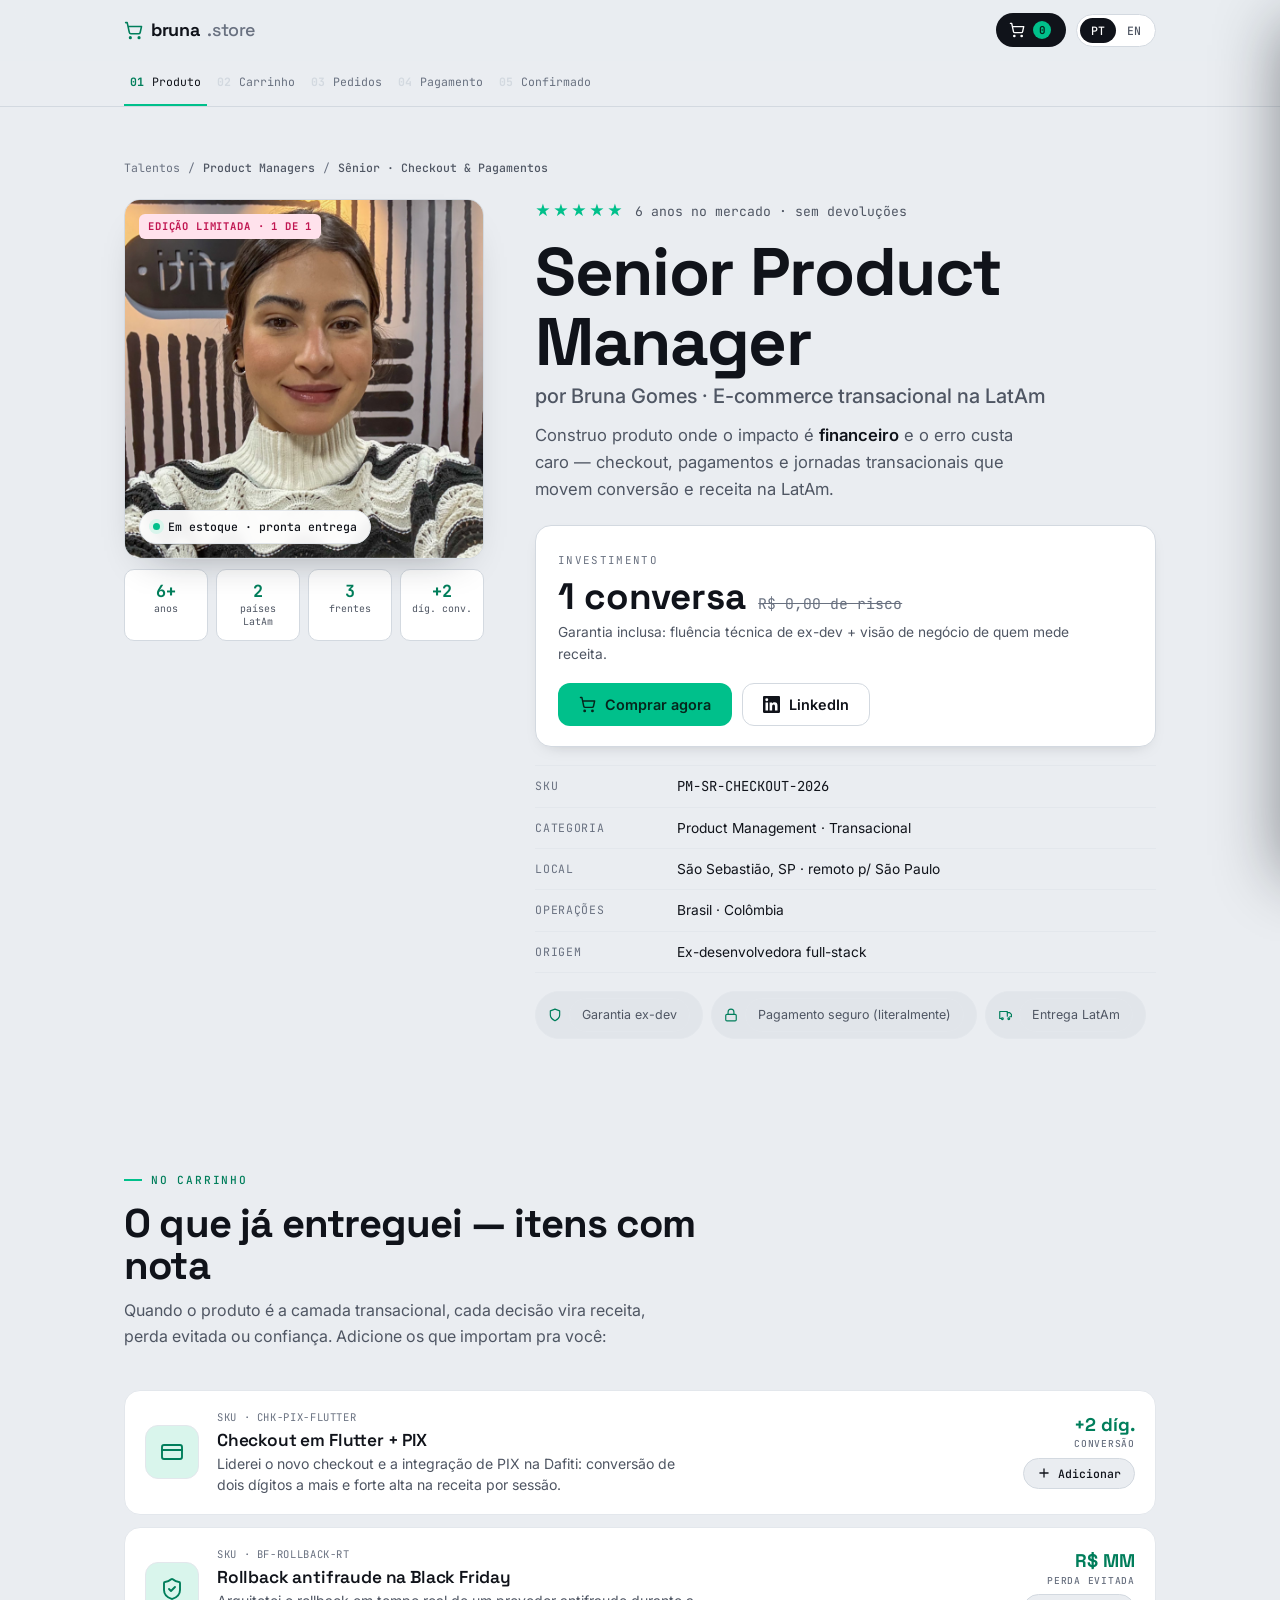
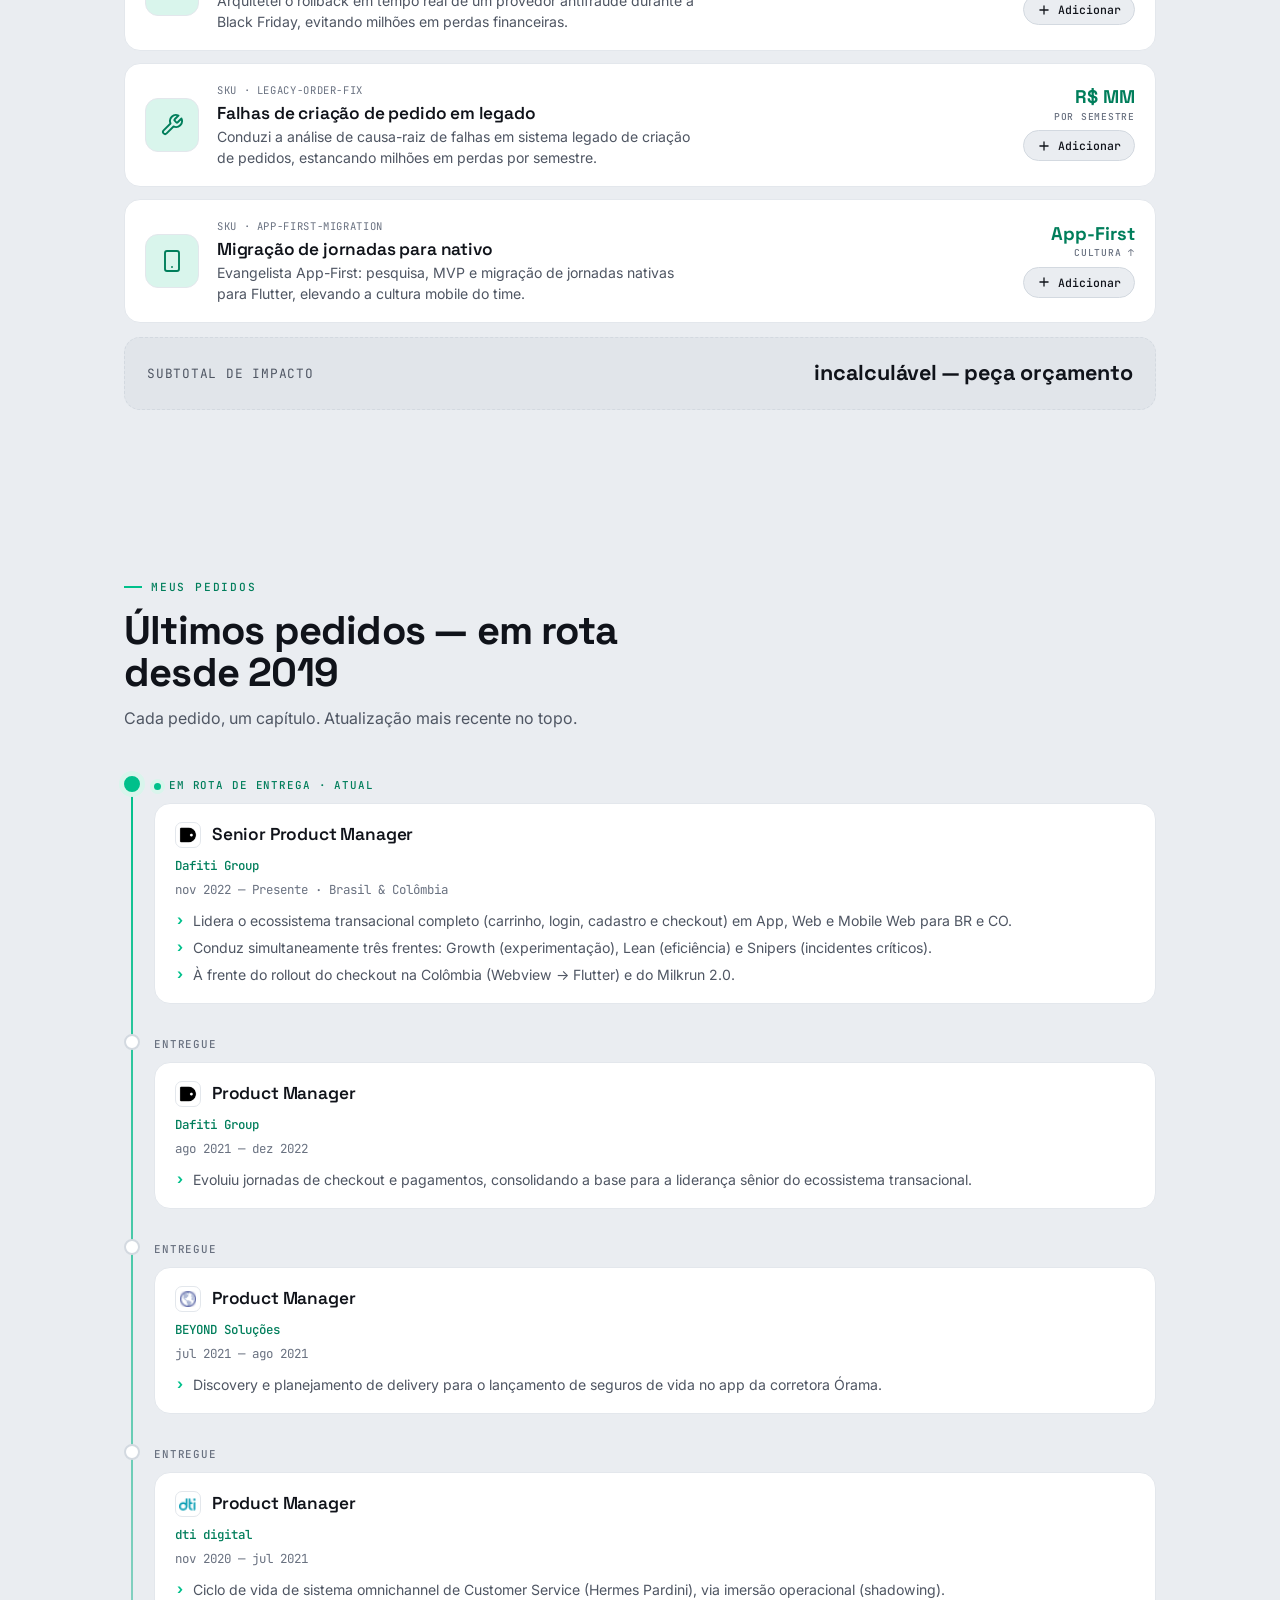
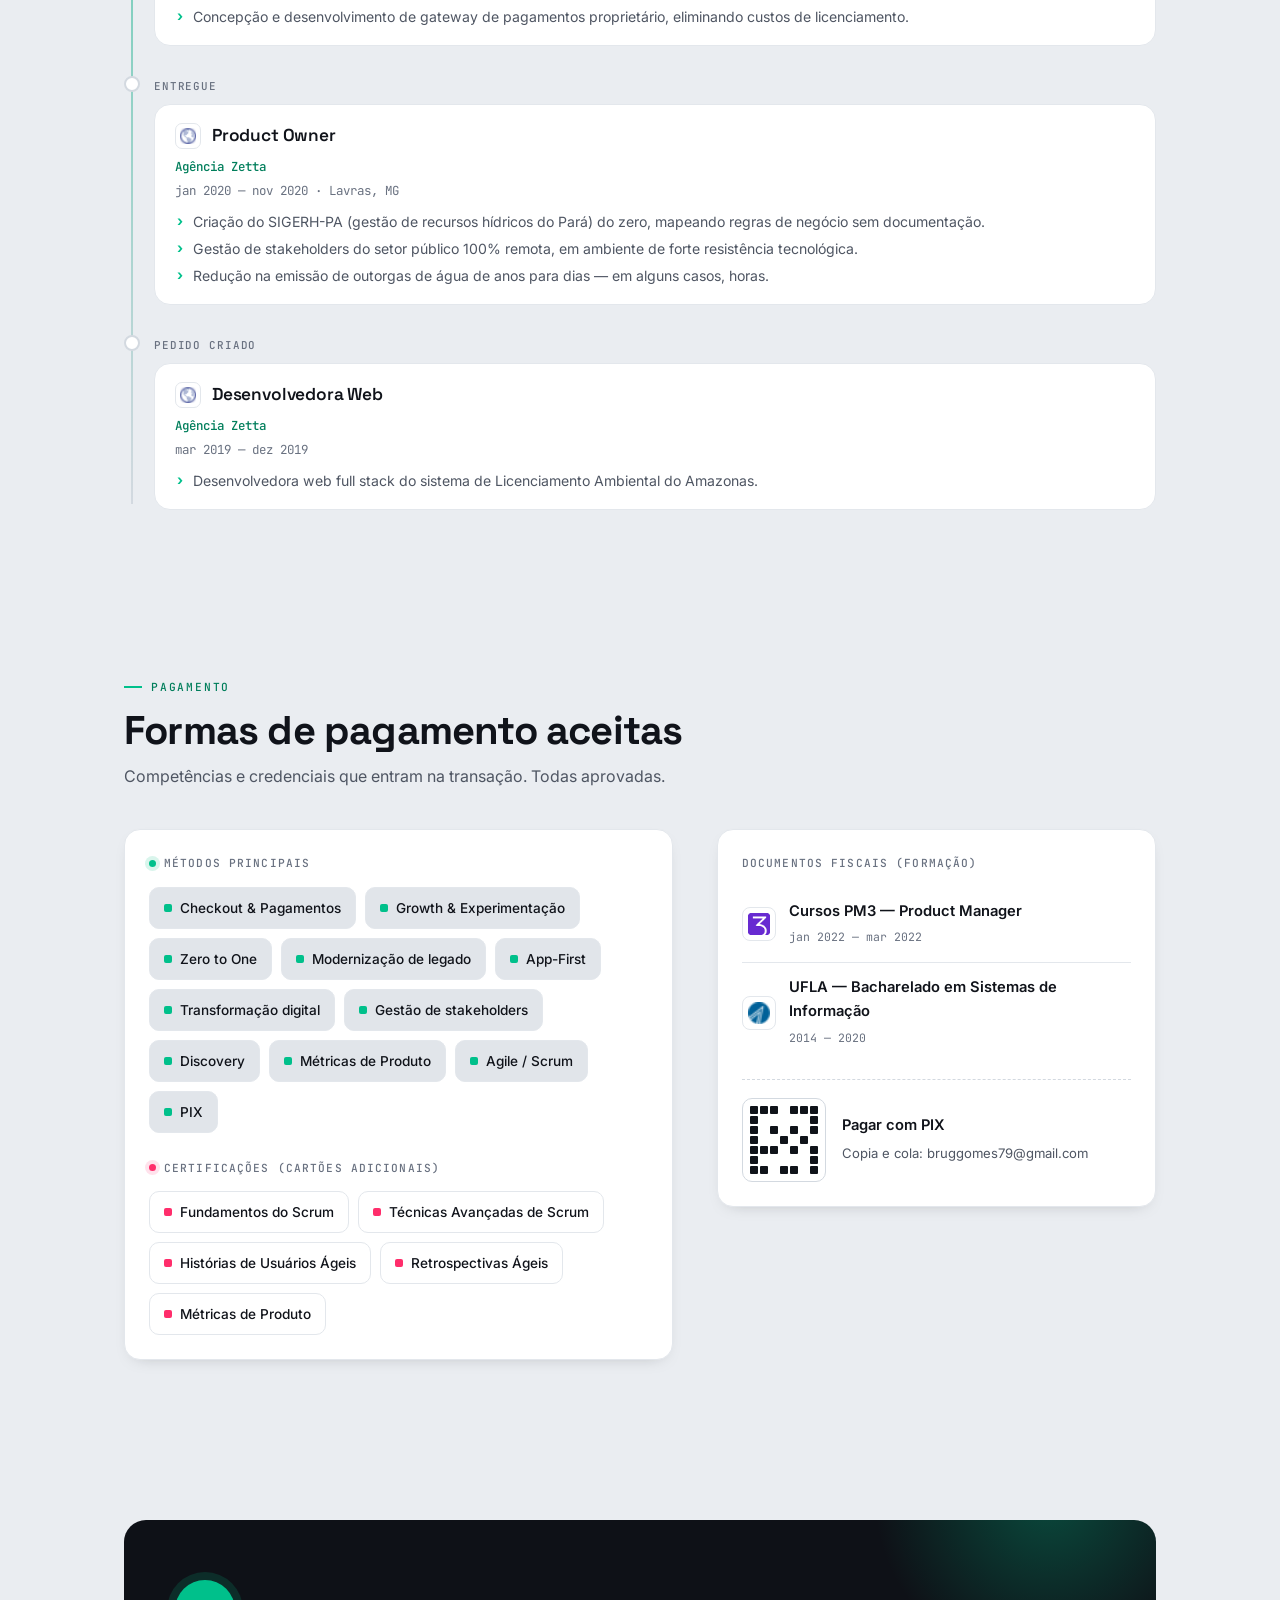
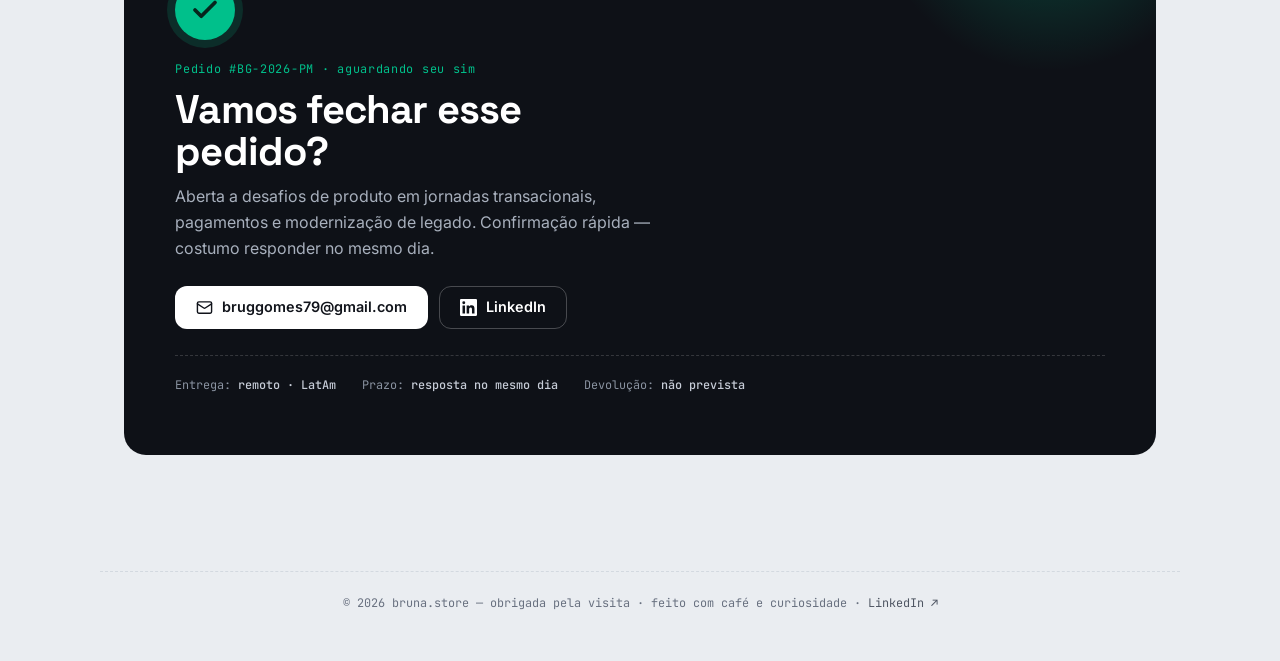
<file: index.html>
<!DOCTYPE html>
<html lang="pt-BR">
<head>
<meta charset="UTF-8">
<meta name="viewport" content="width=device-width,initial-scale=1">
<title>Bruna Gomes — Senior Product Manager</title>
<meta name="description" content="Senior Product Manager · E-commerce, Checkout & Pagamentos · LatAm. Conversão, receita e modernização de jornadas transacionais.">
<meta name="robots" content="index, follow, max-image-preview:large">
<meta name="author" content="Bruna Gomes">
<link rel="canonical" href="https://brunagomes12.github.io/">
<meta property="og:title" content="Bruna Gomes — Senior Product Manager">
<meta property="og:description" content="Senior Product Manager · E-commerce, Checkout & Pagamentos · LatAm">
<meta property="og:type" content="profile">
<meta property="og:site_name" content="Bruna Gomes">
<meta property="og:locale" content="pt_BR">
<meta property="og:locale:alternate" content="en_US">
<meta property="og:url" content="https://brunagomes12.github.io/">
<meta property="og:image" content="https://brunagomes12.github.io/assets/og.png">
<meta property="og:image:width" content="1200"><meta property="og:image:height" content="630">
<meta property="og:image:alt" content="Bruna Gomes — Senior Product Manager · Checkout, Pagamentos & Conversão na LatAm">
<meta property="profile:first_name" content="Bruna"><meta property="profile:last_name" content="Gomes">
<meta name="twitter:card" content="summary_large_image">
<meta name="twitter:title" content="Bruna Gomes — Senior Product Manager">
<meta name="twitter:description" content="Senior Product Manager · E-commerce, Checkout & Pagamentos · LatAm">
<meta name="twitter:image" content="https://brunagomes12.github.io/assets/og.png">
<meta name="twitter:image:alt" content="Bruna Gomes — Senior Product Manager · Checkout, Pagamentos & Conversão na LatAm">
<meta name="theme-color" content="#0E1117">
<link rel="icon" type="image/png" sizes="32x32" href="assets/favicon-32.png">
<link rel="apple-touch-icon" href="assets/favicon-180.png">
<script type="application/ld+json">{"@context":"https://schema.org","@graph":[{"@type":"Person","@id":"https://brunagomes12.github.io/#person","name":"Bruna Gomes","givenName":"Bruna","familyName":"Gomes","jobTitle":"Senior Product Manager","description":"Senior Product Manager especializada em e-commerce, checkout e pagamentos na LatAm. 6 anos escalando produtos B2B e B2C, com foco em conversão, receita e modernização de jornadas transacionais. Ex-desenvolvedora full-stack.","url":"https://brunagomes12.github.io/","image":"https://brunagomes12.github.io/assets/bruna.jpg","email":"mailto:bruggomes79@gmail.com","address":{"@type":"PostalAddress","addressLocality":"São Sebastião","addressRegion":"SP","addressCountry":"BR"},"nationality":{"@type":"Country","name":"Brazil"},"knowsLanguage":["pt-BR","en"],"sameAs":["https://www.linkedin.com/in/bruna-gomes-product-manager"],"knowsAbout":["Product Management","E-commerce","Checkout","Pagamentos","PIX","Growth & Experimentação","Modernização de legado","App-First","Discovery","Métricas de Produto","Agile","Scrum"],"hasOccupation":{"@type":"Occupation","name":"Senior Product Manager","occupationalCategory":"15-1255 Product Manager","skills":"Checkout, Pagamentos, PIX, Growth, Experimentação, Discovery, Modernização de legado, App-First, Agile/Scrum, Métricas de Produto"},"alumniOf":{"@type":"CollegeOrUniversity","name":"Universidade Federal de Lavras (UFLA)"},"worksFor":{"@type":"Organization","name":"Dafiti Group"}},{"@type":"WebSite","@id":"https://brunagomes12.github.io/#website","url":"https://brunagomes12.github.io/","name":"Bruna Gomes — Senior Product Manager","inLanguage":"pt-BR","publisher":{"@id":"https://brunagomes12.github.io/#person"}}]}</script>
<link rel="preconnect" href="https://fonts.googleapis.com">
<link rel="preconnect" href="https://fonts.gstatic.com" crossorigin>
<link rel="preload" as="style" href="https://fonts.googleapis.com/css2?family=Space+Grotesk:wght@500;600;700&family=Inter:wght@400;500;600&family=JetBrains+Mono:wght@400;500;700&display=swap" onload="this.onload=null;this.rel='stylesheet'">
<noscript><link rel="stylesheet" href="https://fonts.googleapis.com/css2?family=Space+Grotesk:wght@500;600;700&family=Inter:wght@400;500;600&family=JetBrains+Mono:wght@400;500;700&display=swap"></noscript>
<style>
:root{
  --bg:#EAEDF1;          /* cool app canvas */
  --bg2:#E1E5EA;
  --surface:#FFFFFF;
  --ink:#10131A;         /* slate near-black */
  --ink-soft:#4F5663;
  --muted:#697180;
  --line:#E3E7EC;
  --line2:#D3D9E0;
  --pix:#00C08B;         /* "buy now" green / PIX energy */
  --pix-deep:#007E5B;
  --pix-soft:#D9F5EC;
  --sale:#FF2D6B;        /* promo-tag magenta */
  --sale-deep:#C01651;   /* accessible magenta on light bg */
  --sale-soft:#FFE2EC;
  --ink-card:#0E1117;    /* dark confirmation panel */
  --maxw:1080px;
  --r:16px;
  --r-sm:10px;
  --shadow:0 18px 40px -26px rgba(16,19,26,.45);
  --shadow-sm:0 6px 18px -12px rgba(16,19,26,.35);
}
*,*::before,*::after{box-sizing:border-box;margin:0;padding:0}
html{scroll-behavior:smooth;background:var(--bg);-webkit-text-size-adjust:100%;scroll-padding-top:118px}
body{
  font-family:Inter,system-ui,-apple-system,sans-serif;
  background:
    radial-gradient(900px 480px at 88% -8%, #F6F8FA 0%, transparent 60%),
    var(--bg);
  color:var(--ink-soft);
  line-height:1.62;font-size:1rem;-webkit-font-smoothing:antialiased;
  text-rendering:optimizeLegibility;overflow-x:hidden;
}
::selection{background:var(--pix-soft);color:var(--pix-deep)}
h1,h2,h3,.display{font-family:'Space Grotesk',Georgia,sans-serif;color:var(--ink);line-height:1.04;font-weight:700;letter-spacing:-.02em}
h1{font-size:clamp(2.4rem,6.4vw,4.2rem)}
h2{font-size:clamp(1.7rem,4vw,2.5rem)}
h3{font-size:1.08rem;font-weight:600;letter-spacing:-.01em}
p{max-width:62ch}
a{color:var(--pix-deep);text-decoration:none;transition:color .2s}
a:hover{color:var(--pix)}
img{max-width:100%;display:block}
.mono{font-family:'JetBrains Mono',ui-monospace,monospace}
.wrap{max-width:var(--maxw);margin:0 auto;padding:0 24px}
:focus-visible{outline:2.5px solid var(--pix-deep);outline-offset:3px;border-radius:6px}
.sr-only{position:absolute;width:1px;height:1px;padding:0;margin:-1px;overflow:hidden;clip:rect(0,0,0,0);white-space:nowrap;border:0}

.eyebrow{font-family:'JetBrains Mono',monospace;font-size:.7rem;font-weight:500;text-transform:uppercase;letter-spacing:.16em;color:var(--pix-deep);display:inline-flex;align-items:center;gap:9px}
.eyebrow::before{content:"";width:18px;height:2px;background:var(--pix);display:inline-block}

/* ---------- top bar ---------- */
.bar{position:sticky;top:0;z-index:60;background:color-mix(in srgb,var(--bg) 82%,transparent);backdrop-filter:saturate(150%) blur(12px);border-bottom:1px solid transparent;transition:border-color .3s}
.bar.scrolled{border-color:var(--line2)}
.bar-in{max-width:var(--maxw);margin:0 auto;padding:13px 24px;display:flex;align-items:center;justify-content:space-between;gap:14px}
.mark{font-family:'Space Grotesk',sans-serif;font-weight:700;font-size:1.12rem;color:var(--ink);letter-spacing:-.02em;display:inline-flex;align-items:center;gap:8px}
.mark svg{width:19px;height:19px;stroke:var(--pix-deep)}
.mark span{color:var(--muted);font-weight:500}
.bar-right{display:flex;align-items:center;gap:10px}
.lang{display:inline-flex;background:var(--surface);border:1px solid var(--line2);border-radius:99px;padding:3px}
.lang button{border:none;background:none;font-family:'JetBrains Mono',monospace;font-weight:500;font-size:.72rem;padding:5px 11px;border-radius:99px;cursor:pointer;color:var(--ink-soft);transition:all .2s}
.lang button.on{background:var(--ink);color:#fff}
.lang button:not(.on):hover{color:var(--ink)}
.cart-btn{position:relative;display:inline-flex;align-items:center;gap:8px;background:var(--ink);color:#fff;border:none;border-radius:99px;padding:8px 15px 8px 13px;font-family:'JetBrains Mono',monospace;font-size:.74rem;font-weight:500;cursor:pointer;transition:transform .2s,background .2s}
.cart-btn:hover{background:#000;transform:translateY(-1px)}
.cart-btn svg{width:16px;height:16px;stroke:#fff}
.cart-count{min-width:18px;height:18px;padding:0 5px;border-radius:99px;background:var(--pix);color:#06251c;font-weight:700;font-size:.68rem;display:inline-flex;align-items:center;justify-content:center}
.cart-btn.bump{animation:bump .4s cubic-bezier(.2,1.4,.4,1)}
@keyframes bump{30%{transform:scale(1.14)}60%{transform:scale(.96)}100%{transform:scale(1)}}

/* ---------- stepper ---------- */
.stepper{position:sticky;top:53px;z-index:55;background:color-mix(in srgb,var(--bg) 88%,transparent);backdrop-filter:blur(10px);border-bottom:1px solid var(--line2)}
.stepper-in{max-width:var(--maxw);margin:0 auto;padding:0 24px}
.stepper ol{list-style:none;display:flex;gap:4px;overflow-x:auto;scrollbar-width:none}
.stepper ol::-webkit-scrollbar{display:none}
.stepper a{flex:none;display:flex;align-items:center;gap:8px;padding:12px 6px;font-family:'JetBrains Mono',monospace;font-size:.72rem;color:var(--muted);border-bottom:2px solid transparent;transition:color .25s,border-color .25s;white-space:nowrap}
.stepper a .num{font-weight:700;color:var(--line2);transition:color .25s}
.stepper a:hover{color:var(--ink-soft)}
.stepper a.active{color:var(--ink);border-color:var(--pix)}
.stepper a.active .num{color:var(--pix-deep)}
.stepper a .sep{color:var(--line2)}

/* ---------- generic section ---------- */
.sec{padding:clamp(46px,7vw,80px) 0}
.sec-head{margin-bottom:clamp(26px,4vw,40px)}
.sec-head .eyebrow{margin-bottom:14px}
.sec-head h2{max-width:22ch}
.sec-head .sub{margin-top:12px;font-size:1rem;max-width:56ch}
.tag{display:inline-flex;align-items:center;gap:6px;font-family:'JetBrains Mono',monospace;font-size:.66rem;font-weight:700;text-transform:uppercase;letter-spacing:.08em;padding:4px 9px;border-radius:6px;background:var(--sale-soft);color:var(--sale-deep)}
.tag.green{background:var(--pix-soft);color:var(--pix-deep)}
.dot{width:7px;height:7px;border-radius:50%;background:var(--pix);box-shadow:0 0 0 4px var(--pix-soft);display:inline-block;flex:none}

/* ---------- hero / PDP ---------- */
.hero{padding:clamp(30px,5vw,52px) 0 clamp(28px,4vw,44px)}
.crumb{font-family:'JetBrains Mono',monospace;font-size:.72rem;color:var(--muted);margin-bottom:22px;display:flex;gap:8px;flex-wrap:wrap}
.crumb b{color:var(--ink-soft);font-weight:500}
.pdp{display:grid;grid-template-columns:360px 1fr;gap:clamp(26px,4vw,52px);align-items:start}
.gallery{position:relative}
.gallery .main{position:relative;border-radius:var(--r);overflow:hidden;border:1px solid var(--line2);background:var(--surface);box-shadow:var(--shadow)}
.gallery .main img{width:100%;height:auto;aspect-ratio:1/1;object-fit:cover;object-position:center 22%}
.gallery .badge{position:absolute;top:14px;left:14px;z-index:2}
.gallery .stock{position:absolute;bottom:14px;left:14px;z-index:2;display:inline-flex;align-items:center;gap:8px;background:rgba(255,255,255,.94);backdrop-filter:blur(4px);border:1px solid var(--line);border-radius:99px;padding:7px 13px;font-family:'JetBrains Mono',monospace;font-size:.72rem;font-weight:500;color:var(--ink)}
.thumbs{display:flex;gap:8px;margin-top:10px}
.thumbs .t{flex:1;border:1px solid var(--line2);border-radius:var(--r-sm);background:var(--surface);padding:11px 6px;text-align:center;font-family:'JetBrains Mono',monospace;font-size:.62rem;color:var(--ink-soft);line-height:1.3}
.thumbs .t b{display:block;font-size:1.05rem;color:var(--pix-deep);font-weight:700}

.pinfo .rating{display:flex;align-items:center;gap:10px;margin-bottom:14px;font-size:.82rem;color:var(--ink-soft)}
.pinfo .stars{color:var(--pix);letter-spacing:2px;font-size:.95rem}
.pinfo h1{margin-bottom:8px}
.pinfo h1 .by{display:block;font-size:clamp(1rem,2vw,1.25rem);font-weight:500;color:var(--ink-soft);letter-spacing:0;margin-top:8px;font-family:Inter,sans-serif}
.pinfo .lede{font-size:1.04rem;color:var(--ink-soft);max-width:50ch;margin:16px 0 22px}
.pinfo .lede b{color:var(--ink);font-weight:600}

.pricecard{background:var(--surface);border:1px solid var(--line2);border-radius:var(--r);padding:20px 22px;box-shadow:var(--shadow-sm);margin-bottom:18px}
.pricecard .label{font-family:'JetBrains Mono',monospace;font-size:.68rem;text-transform:uppercase;letter-spacing:.12em;color:var(--muted)}
.pricecard .price{font-family:'Space Grotesk',sans-serif;font-size:clamp(1.7rem,3.4vw,2.3rem);font-weight:700;color:var(--ink);line-height:1.05;margin:6px 0 4px;display:flex;align-items:baseline;gap:12px;flex-wrap:wrap}
.pricecard .price s{font-family:'JetBrains Mono',monospace;font-size:.92rem;font-weight:400;color:var(--muted)}
.pricecard .note{font-size:.86rem;color:var(--ink-soft)}
.pricecard .cta{display:flex;gap:10px;flex-wrap:wrap;margin-top:18px}

.specs{border-top:1px solid var(--line);margin-top:4px}
.specs .row{display:grid;grid-template-columns:128px 1fr;gap:14px;padding:9px 0;border-bottom:1px solid var(--line);font-size:.86rem}
.specs .k{font-family:'JetBrains Mono',monospace;font-size:.72rem;text-transform:uppercase;letter-spacing:.06em;color:var(--muted);padding-top:2px}
.specs .v{color:var(--ink)}
.trust{display:flex;gap:8px;flex-wrap:wrap;margin-top:18px}
.trust span{display:inline-flex;align-items:center;gap:7px;font-size:.78rem;color:var(--ink-soft);background:var(--bg2);border:1px solid var(--line);border-radius:99px;padding:6px 12px}
.trust svg{width:14px;height:14px;stroke:var(--pix-deep)}

/* ---------- buttons ---------- */
.btn{display:inline-flex;align-items:center;justify-content:center;gap:9px;font-family:Inter,sans-serif;font-weight:600;font-size:.9rem;border-radius:12px;padding:12px 20px;cursor:pointer;transition:transform .2s,background .2s,box-shadow .2s,border-color .2s,color .2s;border:1px solid transparent;line-height:1}
.btn svg{width:17px;height:17px}
.btn-buy{background:var(--pix);color:#06251c}
.btn-buy:hover{background:var(--pix-deep);color:#fff;transform:translateY(-2px);box-shadow:0 14px 26px -14px var(--pix-deep)}
.btn-ghost{background:var(--surface);border-color:var(--line2);color:var(--ink)}
.btn-ghost:hover{border-color:var(--ink);color:var(--ink);transform:translateY(-2px)}
.btn-dark{background:var(--ink);color:#fff}
.btn-dark:hover{background:#000;transform:translateY(-2px)}
.btn-light{background:#fff;color:var(--ink)}
.btn-light:hover{background:var(--pix);color:#06251c;transform:translateY(-2px)}
.btn-line{background:transparent;border-color:rgba(255,255,255,.24);color:#fff}
.btn-line:hover{border-color:var(--pix);color:var(--pix);transform:translateY(-2px)}

/* ---------- cart / impact ---------- */
.cart-list{display:grid;gap:12px}
.line{display:grid;grid-template-columns:54px 1fr auto;gap:18px;align-items:center;background:var(--surface);border:1px solid var(--line);border-radius:var(--r);padding:18px 20px;transition:border-color .25s,transform .25s,box-shadow .25s}
.line:hover{border-color:var(--line2);transform:translateY(-2px);box-shadow:var(--shadow-sm)}
.line .ic{width:54px;height:54px;border-radius:13px;background:var(--pix-soft);border:1px solid var(--line);display:flex;align-items:center;justify-content:center}
.line .ic svg{width:24px;height:24px;fill:none;stroke:var(--pix-deep);stroke-width:1.9;stroke-linecap:round;stroke-linejoin:round}
.line .body h3{margin-bottom:3px}
.line .body .sku{font-family:'JetBrains Mono',monospace;font-size:.66rem;color:var(--muted);text-transform:uppercase;letter-spacing:.06em;margin-bottom:6px}
.line .body p{font-size:.88rem;line-height:1.5;max-width:54ch}
.line .end{text-align:right;display:flex;flex-direction:column;align-items:flex-end;gap:9px}
.line .val{font-family:'Space Grotesk',sans-serif;font-weight:700;color:var(--pix-deep);font-size:1.15rem;line-height:1;white-space:nowrap}
.line .val small{display:block;font-family:'JetBrains Mono',monospace;font-size:.6rem;font-weight:500;color:var(--muted);text-transform:uppercase;letter-spacing:.08em;margin-top:5px}
.add{display:inline-flex;align-items:center;gap:7px;font-family:'JetBrains Mono',monospace;font-size:.72rem;font-weight:500;border:1px solid var(--line2);background:var(--bg);color:var(--ink);border-radius:99px;padding:7px 13px;cursor:pointer;transition:all .2s;white-space:nowrap}
.add svg{width:14px;height:14px;stroke:currentColor}
.add:hover{border-color:var(--pix-deep);color:var(--pix-deep)}
.add.done{background:var(--pix-soft);border-color:var(--pix);color:var(--pix-deep);cursor:default}
.subtotal{display:flex;justify-content:space-between;align-items:center;gap:16px;flex-wrap:wrap;margin-top:14px;padding:18px 22px;border:1px dashed var(--line2);border-radius:var(--r);background:var(--bg2)}
.subtotal .l{font-family:'JetBrains Mono',monospace;font-size:.8rem;color:var(--ink-soft);text-transform:uppercase;letter-spacing:.06em}
.subtotal .r{font-family:'Space Grotesk',sans-serif;font-weight:700;font-size:1.35rem;color:var(--ink)}

/* ---------- tracking / experience ---------- */
.track{position:relative;padding-left:30px}
.track::before{content:"";position:absolute;left:7px;top:6px;bottom:6px;width:2px;background:linear-gradient(var(--pix),var(--line2))}
.event{position:relative;padding:0 0 26px}
.event:last-child{padding-bottom:0}
.event::before{content:"";position:absolute;left:-30px;top:4px;width:16px;height:16px;border-radius:50%;background:var(--surface);border:2px solid var(--line2)}
.event.now::before{background:var(--pix);border-color:var(--pix);box-shadow:0 0 0 5px var(--pix-soft)}
.event .status{display:inline-flex;align-items:center;gap:8px;font-family:'JetBrains Mono',monospace;font-size:.68rem;font-weight:500;text-transform:uppercase;letter-spacing:.08em;color:var(--muted);margin-bottom:8px}
.event.now .status{color:var(--pix-deep)}
.event .card{background:var(--surface);border:1px solid var(--line);border-radius:var(--r);padding:18px 20px;transition:border-color .25s,box-shadow .25s}
.event .card:hover{border-color:var(--line2);box-shadow:var(--shadow-sm)}
.event .top{display:flex;align-items:center;gap:11px;flex-wrap:wrap;margin-bottom:4px}
.event .top img{width:26px;height:26px;border-radius:7px;object-fit:contain;background:#fff;border:1px solid var(--line);padding:3px;flex:none}
.event .co{font-family:'JetBrains Mono',monospace;font-size:.78rem;color:var(--pix-deep);font-weight:500}
.event .when{font-size:.78rem;color:var(--muted);margin:2px 0 10px}
.event ul{list-style:none;display:grid;gap:6px}
.event li{font-size:.88rem;line-height:1.5;padding-left:18px;position:relative}
.event li::before{content:"›";position:absolute;left:2px;top:-1px;color:var(--pix);font-weight:700}

/* ---------- payment / skills ---------- */
.pay-grid{display:grid;grid-template-columns:1.25fr 1fr;gap:clamp(22px,4vw,44px);align-items:start}
.panel{background:var(--surface);border:1px solid var(--line);border-radius:var(--r);padding:24px;box-shadow:var(--shadow-sm)}
.kicker{font-family:'JetBrains Mono',monospace;font-size:.7rem;font-weight:500;text-transform:uppercase;letter-spacing:.1em;color:var(--muted);margin-bottom:14px;display:flex;align-items:center;gap:8px}
.methods{display:flex;flex-wrap:wrap;gap:9px}
.method{display:inline-flex;align-items:center;gap:8px;font-size:.85rem;font-weight:500;padding:9px 14px;border-radius:10px;background:var(--bg2);border:1px solid var(--line);color:var(--ink);transition:transform .2s,border-color .2s,background .2s;cursor:default}
.method::before{content:"";width:8px;height:8px;border-radius:2px;background:var(--pix)}
.method:hover{transform:translateY(-2px);border-color:var(--pix);background:var(--pix-soft)}
.method.o{background:transparent}
.method.o::before{background:var(--sale)}
.method.o:hover{border-color:var(--sale);background:var(--sale-soft)}
.docs{margin-top:8px}
.doc{display:flex;gap:13px;align-items:center;padding:13px 0;border-top:1px solid var(--line)}
.doc:first-child{border-top:none}
.doc img{width:34px;height:34px;border-radius:8px;object-fit:contain;background:#fff;border:1px solid var(--line);padding:5px;flex:none}
.doc strong{display:block;font-weight:600;font-size:.92rem;color:var(--ink)}
.doc span{font-family:'JetBrains Mono',monospace;font-size:.72rem;color:var(--muted)}
.pix-box{display:flex;gap:16px;align-items:center;margin-top:16px;padding-top:18px;border-top:1px dashed var(--line2)}
.qr{width:84px;height:84px;flex:none;border-radius:10px;border:1px solid var(--line2);padding:7px;background:#fff;display:grid;grid-template-columns:repeat(7,1fr);grid-template-rows:repeat(7,1fr);gap:2px}
.qr i{background:var(--ink);border-radius:1px}
.qr i.off{background:transparent}
.pix-box .pt strong{display:block;color:var(--ink);font-size:.92rem;font-weight:600;margin-bottom:2px}
.pix-box .pt span{font-size:.82rem;color:var(--ink-soft)}

/* ---------- confirmation / contact ---------- */
.confirm{background:var(--ink-card);border-radius:calc(var(--r) + 6px);padding:clamp(34px,5vw,60px) clamp(24px,4vw,56px);color:#C7CDD8;position:relative;overflow:hidden}
.confirm::before{content:"";position:absolute;top:-40%;right:-8%;width:380px;height:380px;background:radial-gradient(circle,rgba(0,192,139,.32),transparent 65%);pointer-events:none}
.confirm .check{width:60px;height:60px;border-radius:50%;background:var(--pix);display:flex;align-items:center;justify-content:center;margin-bottom:20px;box-shadow:0 0 0 8px rgba(0,192,139,.16)}
.confirm .check svg{width:30px;height:30px;stroke:#06251c;stroke-width:3}
.confirm .order{font-family:'JetBrains Mono',monospace;font-size:.74rem;letter-spacing:.06em;color:var(--pix);margin-bottom:10px}
.confirm h2{color:#fff;margin-bottom:12px;max-width:18ch}
.confirm p{color:#A8B0BD;max-width:48ch;margin-bottom:24px}
.confirm .btns{display:flex;gap:11px;flex-wrap:wrap}
.confirm .receipt{margin-top:26px;padding-top:20px;border-top:1px dashed rgba(255,255,255,.16);display:flex;gap:26px;flex-wrap:wrap;font-family:'JetBrains Mono',monospace;font-size:.74rem;color:#8A93A1}
.confirm .receipt b{color:#C7CDD8;font-weight:500}

/* ---------- footer ---------- */
.ft{padding:36px 0 48px;text-align:center;font-family:'JetBrains Mono',monospace;font-size:.74rem;color:var(--muted)}
.ft .rule{border:none;border-top:1px dashed var(--line2);margin:0 0 22px}
.ft a{color:var(--ink-soft)}
.ft a:hover{color:var(--pix-deep)}

/* ---------- cart drawer ---------- */
.overlay{position:fixed;inset:0;background:rgba(16,19,26,.5);backdrop-filter:blur(2px);opacity:0;visibility:hidden;transition:opacity .3s,visibility .3s;z-index:90}
.overlay.open{opacity:1;visibility:visible}
.drawer{position:fixed;top:0;right:0;height:100%;width:min(392px,92vw);background:var(--surface);box-shadow:-24px 0 60px -24px rgba(16,19,26,.45);transform:translateX(100%);transition:transform .34s cubic-bezier(.4,0,.1,1);z-index:95;display:flex;flex-direction:column}
.drawer.open{transform:none}
.drawer-head{display:flex;align-items:center;justify-content:space-between;padding:19px 22px;border-bottom:1px solid var(--line)}
.drawer-head h3{font-family:'Space Grotesk',sans-serif;font-size:1.14rem;color:var(--ink)}
.drawer-close{background:none;border:none;cursor:pointer;width:34px;height:34px;border-radius:9px;display:flex;align-items:center;justify-content:center;color:var(--ink-soft);transition:background .2s,color .2s}
.drawer-close:hover{background:var(--bg2);color:var(--ink)}
.drawer-close svg{width:20px;height:20px;stroke:currentColor;stroke-width:2;fill:none;stroke-linecap:round}
.ship{padding:14px 22px;border-bottom:1px solid var(--line);background:var(--bg2)}
.ship .txt{font-family:'JetBrains Mono',monospace;font-size:.73rem;color:var(--ink-soft);margin-bottom:8px}
.ship .bar{height:7px;border-radius:99px;background:#fff;border:1px solid var(--line);overflow:hidden}
.ship .fill{height:100%;width:0;background:linear-gradient(90deg,var(--pix),var(--pix-deep));border-radius:99px;transition:width .45s cubic-bezier(.2,.7,.2,1)}
.drawer-body{flex:1;overflow-y:auto;padding:6px 22px}
.drawer-row{display:flex;align-items:center;gap:12px;padding:13px 0;border-bottom:1px solid var(--line)}
.drawer-row:last-child{border-bottom:none}
.drawer-row .di{width:38px;height:38px;border-radius:9px;background:var(--pix-soft);display:flex;align-items:center;justify-content:center;flex:none}
.drawer-row .di svg{width:18px;height:18px;stroke:var(--pix-deep);fill:none;stroke-width:1.9;stroke-linecap:round;stroke-linejoin:round}
.drawer-row .dt{flex:1;font-size:.85rem;color:var(--ink);font-weight:500;line-height:1.3}
.drawer-row .dv{font-family:'Space Grotesk',sans-serif;font-weight:700;color:var(--pix-deep);font-size:.9rem;white-space:nowrap}
.drawer-empty{text-align:center;color:var(--ink-soft);font-size:.9rem;padding:48px 12px;line-height:1.6}
.drawer-foot{border-top:1px solid var(--line);padding:18px 22px;display:grid;gap:13px}
.promo summary{font-family:'JetBrains Mono',monospace;font-size:.75rem;color:var(--pix-deep);cursor:pointer;list-style:none;user-select:none}
.promo summary::-webkit-details-marker{display:none}
.promo summary::before{content:"+ ";font-weight:700}
.promo[open] summary::before{content:"– "}
.promo-row{display:flex;gap:8px;margin-top:10px}
.promo-row input{flex:1;min-width:0;border:1px solid var(--line2);border-radius:9px;padding:9px 12px;font-family:'JetBrains Mono',monospace;font-size:.76rem;text-transform:uppercase;color:var(--ink)}
.promo-row input:focus{outline:none;border-color:var(--pix-deep)}
.promo-msg{font-size:.77rem;margin-top:8px;min-height:1.1em}
.promo-msg.ok{color:var(--pix-deep)}
.promo-msg.bad{color:var(--sale-deep)}
.drawer-total{display:flex;justify-content:space-between;align-items:baseline;font-family:'JetBrains Mono',monospace;font-size:.78rem;color:var(--ink-soft)}
.drawer-total b{font-family:'Space Grotesk',sans-serif;font-size:1.05rem;color:var(--ink)}

/* ---------- reveal ---------- */
.rv{opacity:0;transform:translateY(16px);transition:opacity .6s cubic-bezier(.2,.6,.2,1),transform .6s cubic-bezier(.2,.6,.2,1)}
.rv.in{opacity:1;transform:none}

/* ---------- responsive ---------- */
@media(max-width:880px){
  .pdp{grid-template-columns:1fr;gap:26px}
  .gallery{max-width:340px}
  .pay-grid{grid-template-columns:1fr;gap:22px}
}
@media(max-width:600px){
  html{scroll-padding-top:104px}
  .line{grid-template-columns:44px 1fr;gap:14px}
  .line .ic{width:44px;height:44px;font-size:1.25rem}
  .line .end{grid-column:1 / -1;flex-direction:row;justify-content:space-between;align-items:center;text-align:left;border-top:1px solid var(--line);padding-top:12px;margin-top:2px}
  .line .val small{margin-top:2px}
  .specs .row{grid-template-columns:104px 1fr}
}
@media(prefers-reduced-motion:reduce){
  *{animation-duration:0s!important;transition-duration:0s!important;scroll-behavior:auto!important}
  .rv{opacity:1;transform:none}
}
@media print{
  .bar,.stepper,.pricecard .cta,.confirm .btns,.add,.gallery .badge,.gallery .stock,.drawer,.overlay{display:none!important}
  body{background:#fff;color:#000;font-size:11pt}
  .rv{opacity:1!important;transform:none!important}
  .sec,.hero{padding:14px 0}
  .line,.event .card,.panel,.confirm{background:#fff;color:#000;border:1px solid #ccc;box-shadow:none}
  .confirm h2,.confirm p,.confirm .order{color:#000}
  a{color:#000}
}
</style>
</head>
<body>

<div class="bar" id="bar">
  <div class="bar-in">
    <span class="mark">
      <svg viewBox="0 0 24 24" fill="none" stroke-width="2" stroke-linecap="round" stroke-linejoin="round"><circle cx="8" cy="21" r="1"/><circle cx="19" cy="21" r="1"/><path d="M2.05 2.05h2l2.66 12.42a2 2 0 0 0 2 1.58h9.78a2 2 0 0 0 1.95-1.57l1.65-7.43H5.12"/></svg>
      bruna<span>.store</span>
    </span>
    <div class="bar-right">
      <button class="cart-btn" id="cartBtn">
        <svg viewBox="0 0 24 24" fill="none" stroke-width="2" stroke-linecap="round" stroke-linejoin="round" aria-hidden="true" focusable="false"><circle cx="8" cy="21" r="1"/><circle cx="19" cy="21" r="1"/><path d="M2.05 2.05h2l2.66 12.42a2 2 0 0 0 2 1.58h9.78a2 2 0 0 0 1.95-1.57l1.65-7.43H5.12"/></svg>
        <span class="sr-only">Carrinho de impacto, </span>
        <span class="cart-count" id="cartCount" aria-live="polite">0</span>
      </button>
      <div class="lang">
        <button id="bpt" class="on" onclick="sl('pt')">PT</button>
        <button id="ben" onclick="sl('en')">EN</button>
      </div>
    </div>
  </div>
</div>

<nav class="stepper" id="stepper" aria-label="Etapas">
  <div class="stepper-in">
    <ol>
      <li><a href="#hero" data-step="hero"><span class="num">01</span> <span data-k="st_a">Produto</span></a></li>
      <li><a href="#cart" data-step="cart"><span class="num">02</span> <span data-k="st_b">Carrinho</span></a></li>
      <li><a href="#orders" data-step="orders"><span class="num">03</span> <span data-k="st_c">Pedidos</span></a></li>
      <li><a href="#payment" data-step="payment"><span class="num">04</span> <span data-k="st_d">Pagamento</span></a></li>
      <li><a href="#confirmed" data-step="confirmed"><span class="num">05</span> <span data-k="st_e">Confirmado</span></a></li>
    </ol>
  </div>
</nav>

<main class="wrap">

<!-- 01 — PRODUTO (hero / PDP) -->
<header class="hero" id="hero">
  <div class="crumb mono">
    <span data-k="cr1">Talentos</span> <span>/</span> <b data-k="cr2">Product Managers</b> <span>/</span> <b data-k="cr3">Sênior · Checkout & Pagamentos</b>
  </div>
  <div class="pdp">
    <div class="gallery">
      <div class="main">
        <span class="badge tag"><span data-k="badge">Edição limitada · 1 de 1</span></span>
        <img src="assets/bruna.jpg" alt="Bruna Gomes, Senior Product Manager" width="800" height="1000" fetchpriority="high">
        <span class="stock"><span class="dot"></span> <span data-k="stock">Em estoque · pronta entrega</span></span>
      </div>
      <div class="thumbs">
        <div class="t"><b>6+</b><span data-k="th1">anos</span></div>
        <div class="t"><b>2</b><span data-k="th2">países LatAm</span></div>
        <div class="t"><b>3</b><span data-k="th3">frentes</span></div>
        <div class="t"><b>+2</b><span data-k="th4">díg. conv.</span></div>
      </div>
    </div>

    <div class="pinfo">
      <div class="rating">
        <span class="stars">★★★★★</span>
        <span class="mono" data-k="rate">6 anos no mercado · sem devoluções</span>
      </div>
      <h1>Senior Product Manager<span class="by" data-k="by">por Bruna Gomes · E-commerce transacional na LatAm</span></h1>
      <p class="lede" data-k="lede">Construo produto onde o impacto é <b>financeiro</b> e o erro custa caro — checkout, pagamentos e jornadas transacionais que movem conversão e receita na LatAm.</p>

      <div class="pricecard">
        <span class="label mono" data-k="pl">Investimento</span>
        <div class="price">1 conversa <s>R$ 0,00 de risco</s></div>
        <p class="note" data-k="pn">Garantia inclusa: fluência técnica de ex-dev + visão de negócio de quem mede receita.</p>
        <div class="cta">
          <a class="btn btn-buy" href="mailto:bruggomes79@gmail.com">
            <svg viewBox="0 0 24 24" fill="none" stroke="currentColor" stroke-width="2" stroke-linecap="round" stroke-linejoin="round"><circle cx="8" cy="21" r="1"/><circle cx="19" cy="21" r="1"/><path d="M2.05 2.05h2l2.66 12.42a2 2 0 0 0 2 1.58h9.78a2 2 0 0 0 1.95-1.57l1.65-7.43H5.12"/></svg>
            <span data-k="cta1">Comprar agora</span>
          </a>
          <a class="btn btn-ghost" href="https://www.linkedin.com/in/bruna-gomes-product-manager" target="_blank" rel="noopener">
            <svg viewBox="0 0 24 24" fill="currentColor"><path d="M20.45 20.45h-3.55v-5.57c0-1.33-.02-3.04-1.85-3.04-1.85 0-2.14 1.45-2.14 2.94v5.67H9.36V9h3.41v1.56h.05c.47-.9 1.64-1.85 3.37-1.85 3.6 0 4.27 2.37 4.27 5.46v6.28ZM5.34 7.43a2.06 2.06 0 1 1 0-4.12 2.06 2.06 0 0 1 0 4.12ZM7.12 20.45H3.55V9h3.57v11.45ZM22.22 0H1.77C.79 0 0 .77 0 1.73v20.54C0 23.22.79 24 1.77 24h20.45c.98 0 1.78-.78 1.78-1.73V1.73C24 .77 23.2 0 22.22 0Z"/></svg>
            LinkedIn
          </a>
        </div>
      </div>

      <div class="specs">
        <div class="row"><span class="k">SKU</span><span class="v mono">PM-SR-CHECKOUT-2026</span></div>
        <div class="row"><span class="k" data-k="sk_cat">Categoria</span><span class="v" data-k="sv_cat">Product Management · Transacional</span></div>
        <div class="row"><span class="k" data-k="sk_loc">Local</span><span class="v" data-k="sv_loc">São Sebastião, SP · remoto p/ São Paulo</span></div>
        <div class="row"><span class="k" data-k="sk_ops">Operações</span><span class="v" data-k="sv_ops">Brasil · Colômbia</span></div>
        <div class="row"><span class="k" data-k="sk_src">Origem</span><span class="v" data-k="sv_src">Ex-desenvolvedora full-stack</span></div>
      </div>

      <div class="trust">
        <span><svg viewBox="0 0 24 24" fill="none" stroke-width="2" stroke-linecap="round" stroke-linejoin="round"><path d="M12 22s8-4 8-10V5l-8-3-8 3v7c0 6 8 10 8 10Z"/></svg> <span data-k="tr1">Garantia ex-dev</span></span>
        <span><svg viewBox="0 0 24 24" fill="none" stroke-width="2" stroke-linecap="round" stroke-linejoin="round"><rect width="18" height="11" x="3" y="11" rx="2"/><path d="M7 11V7a5 5 0 0 1 10 0v4"/></svg> <span data-k="tr2">Pagamento seguro (literalmente)</span></span>
        <span><svg viewBox="0 0 24 24" fill="none" stroke-width="2" stroke-linecap="round" stroke-linejoin="round"><path d="M5 18H3V6h13v8"/><path d="M16 8h4l3 3v4h-3"/><circle cx="7.5" cy="18.5" r="1.5"/><circle cx="18.5" cy="18.5" r="1.5"/></svg> <span data-k="tr3">Entrega LatAm</span></span>
      </div>
    </div>
  </div>
</header>

<!-- 02 — CARRINHO (impacto) -->
<section class="sec" id="cart">
  <div class="sec-head rv">
    <span class="eyebrow" data-k="ck2">No carrinho</span>
    <h2 data-k="ch">O que já entreguei — itens com nota</h2>
    <p class="sub" data-k="csub">Quando o produto é a camada transacional, cada decisão vira receita, perda evitada ou confiança. Adicione os que importam pra você:</p>
  </div>
  <div class="cart-list">
    <article class="line rv">
      <div class="ic"><svg viewBox="0 0 24 24"><rect width="20" height="14" x="2" y="5" rx="2"/><path d="M2 10h20"/></svg></div>
      <div class="body">
        <div class="sku mono">SKU · CHK-PIX-FLUTTER</div>
        <h3 data-k="i1t">Checkout em Flutter + PIX</h3>
        <p data-k="i1d">Liderei o novo checkout e a integração de PIX na Dafiti: conversão de dois dígitos a mais e forte alta na receita por sessão.</p>
      </div>
      <div class="end">
        <div class="val">+2 díg.<small data-k="i1v">conversão</small></div>
        <button class="add" data-add><svg viewBox="0 0 24 24" fill="none" stroke-width="2.2" stroke-linecap="round"><path d="M12 5v14M5 12h14"/></svg> <span data-k="addl">Adicionar</span></button>
      </div>
    </article>
    <article class="line rv">
      <div class="ic"><svg viewBox="0 0 24 24"><path d="M20 13c0 5-3.5 7.5-7.66 8.95a1 1 0 0 1-.67-.01C7.5 20.5 4 18 4 13V6a1 1 0 0 1 1-1c2 0 4.5-1.2 6.24-2.72a1.17 1.17 0 0 1 1.52 0C14.51 3.81 17 5 19 5a1 1 0 0 1 1 1z"/><path d="m9 12 2 2 4-4"/></svg></div>
      <div class="body">
        <div class="sku mono">SKU · BF-ROLLBACK-RT</div>
        <h3 data-k="i2t">Rollback antifraude na Black Friday</h3>
        <p data-k="i2d">Arquitetei o rollback em tempo real de um provedor antifraude durante a Black Friday, evitando milhões em perdas financeiras.</p>
      </div>
      <div class="end">
        <div class="val">R$ MM<small data-k="i2v">perda evitada</small></div>
        <button class="add" data-add><svg viewBox="0 0 24 24" fill="none" stroke-width="2.2" stroke-linecap="round"><path d="M12 5v14M5 12h14"/></svg> <span data-k="addl2">Adicionar</span></button>
      </div>
    </article>
    <article class="line rv">
      <div class="ic"><svg viewBox="0 0 24 24"><path d="M14.7 6.3a1 1 0 0 0 0 1.4l1.6 1.6a1 1 0 0 0 1.4 0l3.77-3.77a6 6 0 0 1-7.94 7.94l-6.91 6.91a2.12 2.12 0 0 1-3-3l6.91-6.91a6 6 0 0 1 7.94-7.94l-3.76 3.76z"/></svg></div>
      <div class="body">
        <div class="sku mono">SKU · LEGACY-ORDER-FIX</div>
        <h3 data-k="i3t">Falhas de criação de pedido em legado</h3>
        <p data-k="i3d">Conduzi a análise de causa-raiz de falhas em sistema legado de criação de pedidos, estancando milhões em perdas por semestre.</p>
      </div>
      <div class="end">
        <div class="val">R$ MM<small data-k="i3v">por semestre</small></div>
        <button class="add" data-add><svg viewBox="0 0 24 24" fill="none" stroke-width="2.2" stroke-linecap="round"><path d="M12 5v14M5 12h14"/></svg> <span data-k="addl3">Adicionar</span></button>
      </div>
    </article>
    <article class="line rv">
      <div class="ic"><svg viewBox="0 0 24 24"><rect width="14" height="20" x="5" y="2" rx="2"/><path d="M12 18h.01"/></svg></div>
      <div class="body">
        <div class="sku mono">SKU · APP-FIRST-MIGRATION</div>
        <h3 data-k="i4t">Migração de jornadas para nativo</h3>
        <p data-k="i4d">Evangelista App-First: pesquisa, MVP e migração de jornadas nativas para Flutter, elevando a cultura mobile do time.</p>
      </div>
      <div class="end">
        <div class="val">App-First<small data-k="i4v">cultura ↑</small></div>
        <button class="add" data-add><svg viewBox="0 0 24 24" fill="none" stroke-width="2.2" stroke-linecap="round"><path d="M12 5v14M5 12h14"/></svg> <span data-k="addl4">Adicionar</span></button>
      </div>
    </article>
  </div>
  <div class="subtotal rv">
    <span class="l" data-k="subl">Subtotal de impacto</span>
    <span class="r" data-k="subr">incalculável — peça orçamento</span>
  </div>
</section>

<!-- 03 — MEUS PEDIDOS (experiência / rastreamento) -->
<section class="sec" id="orders">
  <div class="sec-head rv">
    <span class="eyebrow" data-k="ek">Meus pedidos</span>
    <h2 data-k="eh">Últimos pedidos — em rota desde 2019</h2>
    <p class="sub" data-k="esub">Cada pedido, um capítulo. Atualização mais recente no topo.</p>
  </div>
  <div class="track">

    <div class="event now rv">
      <div class="status"><span class="dot"></span> <span data-k="es1">Em rota de entrega · atual</span></div>
      <div class="card">
        <div class="top"><img src="assets/dafiti_logo.png" alt="Dafiti" width="26" height="26"><h3 data-k="j1r">Senior Product Manager</h3></div>
        <span class="co mono" data-k="j1c">Dafiti Group</span>
        <div class="when mono"><span data-k="j1d">nov 2022 — Presente</span> · <span data-k="j1l">Brasil & Colômbia</span></div>
        <ul>
          <li data-k="j1b1">Lidera o ecossistema transacional completo (carrinho, login, cadastro e checkout) em App, Web e Mobile Web para BR e CO.</li>
          <li data-k="j1b2">Conduz simultaneamente três frentes: Growth (experimentação), Lean (eficiência) e Snipers (incidentes críticos).</li>
          <li data-k="j1b3">À frente do rollout do checkout na Colômbia (Webview → Flutter) e do Milkrun 2.0.</li>
        </ul>
      </div>
    </div>

    <div class="event rv">
      <div class="status" data-k="es2">Entregue</div>
      <div class="card">
        <div class="top"><img src="assets/dafiti_logo.png" alt="Dafiti" width="26" height="26"><h3 data-k="j2r">Product Manager</h3></div>
        <span class="co mono" data-k="j2c">Dafiti Group</span>
        <div class="when mono" data-k="j2d">ago 2021 — dez 2022</div>
        <ul><li data-k="j2b1">Evoluiu jornadas de checkout e pagamentos, consolidando a base para a liderança sênior do ecossistema transacional.</li></ul>
      </div>
    </div>

    <div class="event rv">
      <div class="status" data-k="es3">Entregue</div>
      <div class="card">
        <div class="top"><img src="assets/beyond_logo.png" alt="BEYOND" width="26" height="26"><h3 data-k="j3r">Product Manager</h3></div>
        <span class="co mono" data-k="j3c">BEYOND Soluções</span>
        <div class="when mono" data-k="j3d">jul 2021 — ago 2021</div>
        <ul><li data-k="j3b1">Discovery e planejamento de delivery para o lançamento de seguros de vida no app da corretora Órama.</li></ul>
      </div>
    </div>

    <div class="event rv">
      <div class="status" data-k="es4">Entregue</div>
      <div class="card">
        <div class="top"><img src="assets/dti_logo.png" alt="dti digital" width="26" height="26"><h3 data-k="j4r">Product Manager</h3></div>
        <span class="co mono" data-k="j4c">dti digital</span>
        <div class="when mono" data-k="j4d">nov 2020 — jul 2021</div>
        <ul>
          <li data-k="j4b1">Ciclo de vida de sistema omnichannel de Customer Service (Hermes Pardini), via imersão operacional (shadowing).</li>
          <li data-k="j4b2">Concepção e desenvolvimento de gateway de pagamentos proprietário, eliminando custos de licenciamento.</li>
        </ul>
      </div>
    </div>

    <div class="event rv">
      <div class="status" data-k="es5">Entregue</div>
      <div class="card">
        <div class="top"><img src="assets/zetta_logo.png" alt="Zetta" width="26" height="26"><h3 data-k="j5r">Product Owner</h3></div>
        <span class="co mono" data-k="j5c">Agência Zetta</span>
        <div class="when mono"><span data-k="j5d">jan 2020 — nov 2020</span> · <span data-k="j5l">Lavras, MG</span></div>
        <ul>
          <li data-k="j5b1">Criação do SIGERH-PA (gestão de recursos hídricos do Pará) do zero, mapeando regras de negócio sem documentação.</li>
          <li data-k="j5b2">Gestão de stakeholders do setor público 100% remota, em ambiente de forte resistência tecnológica.</li>
          <li data-k="j5b3">Redução na emissão de outorgas de água de anos para dias — em alguns casos, horas.</li>
        </ul>
      </div>
    </div>

    <div class="event rv">
      <div class="status" data-k="es6">Pedido criado</div>
      <div class="card">
        <div class="top"><img src="assets/zetta_logo.png" alt="Zetta" width="26" height="26"><h3 data-k="j6r">Desenvolvedora Web</h3></div>
        <span class="co mono" data-k="j6c">Agência Zetta</span>
        <div class="when mono" data-k="j6d">mar 2019 — dez 2019</div>
        <ul><li data-k="j6b1">Desenvolvedora web full stack do sistema de Licenciamento Ambiental do Amazonas.</li></ul>
      </div>
    </div>

  </div>
</section>

<!-- 04 — PAGAMENTO (skills) -->
<section class="sec" id="payment">
  <div class="sec-head rv">
    <span class="eyebrow" data-k="pk">Pagamento</span>
    <h2 data-k="ph">Formas de pagamento aceitas</h2>
    <p class="sub" data-k="psub">Competências e credenciais que entram na transação. Todas aprovadas.</p>
  </div>
  <div class="pay-grid">
    <div class="panel rv">
      <div class="kicker"><span class="dot"></span> <span data-k="pm1">Métodos principais</span></div>
      <div class="methods">
        <span class="method" data-k="c1">Checkout & Pagamentos</span>
        <span class="method" data-k="c2">Growth & Experimentação</span>
        <span class="method" data-k="c3">Zero to One</span>
        <span class="method" data-k="c4">Modernização de legado</span>
        <span class="method" data-k="c5">App-First</span>
        <span class="method" data-k="c6">Transformação digital</span>
        <span class="method" data-k="c7">Gestão de stakeholders</span>
        <span class="method" data-k="c8">Discovery</span>
        <span class="method" data-k="c9">Métricas de Produto</span>
        <span class="method" data-k="c10">Agile / Scrum</span>
        <span class="method">PIX</span>
      </div>
      <div class="kicker" style="margin-top:26px"><span class="dot" style="background:var(--sale);box-shadow:0 0 0 4px var(--sale-soft)"></span> <span data-k="pm2">Certificações (cartões adicionais)</span></div>
      <div class="methods">
        <span class="method o" data-k="cc1">Fundamentos do Scrum</span>
        <span class="method o" data-k="cc2">Técnicas Avançadas de Scrum</span>
        <span class="method o" data-k="cc3">Histórias de Usuários Ágeis</span>
        <span class="method o" data-k="cc4">Retrospectivas Ágeis</span>
        <span class="method o" data-k="cc5">Métricas de Produto</span>
      </div>
    </div>

    <div class="panel rv">
      <div class="kicker" data-k="pm3">Documentos fiscais (formação)</div>
      <div class="docs">
        <div class="doc">
          <img src="assets/pm3_logo.png" alt="PM3">
          <div><strong data-k="e1n">Cursos PM3 — Product Manager</strong><span data-k="e1d">jan 2022 — mar 2022</span></div>
        </div>
        <div class="doc">
          <img src="assets/ufla_logo.png" alt="UFLA">
          <div><strong data-k="e2n">UFLA — Bacharelado em Sistemas de Informação</strong><span data-k="e2d">2014 — 2020</span></div>
        </div>
      </div>
      <div class="pix-box">
        <div class="qr" aria-hidden="true"></div>
        <div class="pt">
          <strong data-k="pixt">Pagar com PIX</strong>
          <span data-k="pixd">Copia e cola: bruggomes79@gmail.com</span>
        </div>
      </div>
    </div>
  </div>
</section>

<!-- 05 — CONFIRMADO (contato) -->
<section class="sec" id="confirmed">
  <div class="confirm rv">
    <div class="check"><svg viewBox="0 0 24 24" fill="none" stroke="currentColor" stroke-linecap="round" stroke-linejoin="round"><path d="M20 6 9 17l-5-5"/></svg></div>
    <div class="order mono" data-k="ord">Pedido #BG-2026-PM · aguardando seu sim</div>
    <h2 data-k="ct">Vamos fechar esse pedido?</h2>
    <p data-k="cp">Aberta a desafios de produto em jornadas transacionais, pagamentos e modernização de legado. Confirmação rápida — costumo responder no mesmo dia.</p>
    <div class="btns">
      <a class="btn btn-light" href="mailto:bruggomes79@gmail.com">
        <svg viewBox="0 0 24 24" fill="none" stroke="currentColor" stroke-width="2" stroke-linecap="round" stroke-linejoin="round"><rect width="20" height="16" x="2" y="4" rx="2"/><path d="m22 7-8.97 5.7a1.94 1.94 0 0 1-2.06 0L2 7"/></svg>
        bruggomes79@gmail.com
      </a>
      <a class="btn btn-line" href="https://www.linkedin.com/in/bruna-gomes-product-manager" target="_blank" rel="noopener">
        <svg viewBox="0 0 24 24" fill="currentColor"><path d="M20.45 20.45h-3.55v-5.57c0-1.33-.02-3.04-1.85-3.04-1.85 0-2.14 1.45-2.14 2.94v5.67H9.36V9h3.41v1.56h.05c.47-.9 1.64-1.85 3.37-1.85 3.6 0 4.27 2.37 4.27 5.46v6.28ZM5.34 7.43a2.06 2.06 0 1 1 0-4.12 2.06 2.06 0 0 1 0 4.12ZM7.12 20.45H3.55V9h3.57v11.45ZM22.22 0H1.77C.79 0 0 .77 0 1.73v20.54C0 23.22.79 24 1.77 24h20.45c.98 0 1.78-.78 1.78-1.73V1.73C24 .77 23.2 0 22.22 0Z"/></svg>
        LinkedIn
      </a>
    </div>
    <div class="receipt">
      <span data-k="r1">Entrega: <b>remoto · LatAm</b></span>
      <span data-k="r2">Prazo: <b>resposta no mesmo dia</b></span>
      <span data-k="r3">Devolução: <b>não prevista</b></span>
    </div>
  </div>
</section>

</main>

<footer class="ft wrap">
  <hr class="rule">
  <span data-k="ft">© 2026 bruna.store — obrigada pela visita · feito com café e curiosidade</span>
  · <a href="https://www.linkedin.com/in/bruna-gomes-product-manager" target="_blank" rel="noopener">LinkedIn ↗</a>
</footer>

<!-- mini-cart drawer -->
<div class="overlay" id="overlay" hidden></div>
<aside class="drawer" id="drawer" role="dialog" aria-modal="true" aria-labelledby="drawerTitle" inert>
  <div class="drawer-head">
    <h3 id="drawerTitle" data-k="dr_title">Seu carrinho</h3>
    <button class="drawer-close" id="drawerClose" aria-label="Fechar carrinho"><svg viewBox="0 0 24 24"><path d="M18 6 6 18M6 6l12 12"/></svg></button>
  </div>
  <div class="ship">
    <div class="txt" id="shipTxt"></div>
    <div class="bar"><div class="fill" id="shipFill"></div></div>
  </div>
  <div class="drawer-body" id="drawerBody"></div>
  <div class="drawer-foot">
    <details class="promo">
      <summary data-k="dr_promo">Tem um cupom?</summary>
      <div class="promo-row">
        <input id="promoInput" placeholder="CUPOM" aria-label="Código do cupom" maxlength="20" autocomplete="off">
        <button class="btn btn-dark" id="promoBtn" data-k="dr_apply" style="padding:9px 16px;font-size:.82rem">Aplicar</button>
      </div>
      <div class="promo-msg" id="promoMsg" aria-live="polite"></div>
    </details>
    <div class="drawer-total"><span data-k="dr_sub">Subtotal de impacto</span> <b id="drawerTotal">—</b></div>
    <a class="btn btn-buy" id="drawerCta" href="mailto:bruggomes79@gmail.com" data-k="dr_cta">Finalizar pedido</a>
  </div>
</aside>

<script>
const D={
pt:{
st_a:'Produto',st_b:'Carrinho',st_c:'Pedidos',st_d:'Pagamento',st_e:'Confirmado',
cr1:'Talentos',cr2:'Product Managers',cr3:'Sênior · Checkout & Pagamentos',
badge:'Edição limitada · 1 de 1',stock:'Em estoque · pronta entrega',
th1:'anos',th2:'países LatAm',th3:'frentes',th4:'díg. conv.',
rate:'6 anos no mercado · sem devoluções',by:'por Bruna Gomes · E-commerce transacional na LatAm',
lede:'Construo produto onde o impacto é <b>financeiro</b> e o erro custa caro — checkout, pagamentos e jornadas transacionais que movem conversão e receita na LatAm.',
pl:'Investimento',pn:'Garantia inclusa: fluência técnica de ex-dev + visão de negócio de quem mede receita.',cta1:'Comprar agora',
sk_cat:'Categoria',sv_cat:'Product Management · Transacional',sk_loc:'Local',sv_loc:'São Sebastião, SP · remoto p/ São Paulo',sk_ops:'Operações',sv_ops:'Brasil · Colômbia',sk_src:'Origem',sv_src:'Ex-desenvolvedora full-stack',
tr1:'Garantia ex-dev',tr2:'Pagamento seguro (literalmente)',tr3:'Entrega LatAm',
ck2:'No carrinho',ch:'O que já entreguei — itens com nota',csub:'Quando o produto é a camada transacional, cada decisão vira receita, perda evitada ou confiança. Adicione os que importam pra você:',
i1t:'Checkout em Flutter + PIX',i1d:'Liderei o novo checkout e a integração de PIX na Dafiti: conversão de dois dígitos a mais e forte alta na receita por sessão.',i1v:'conversão',
i2t:'Rollback antifraude na Black Friday',i2d:'Arquitetei o rollback em tempo real de um provedor antifraude durante a Black Friday, evitando milhões em perdas financeiras.',i2v:'perda evitada',
i3t:'Falhas de criação de pedido em legado',i3d:'Conduzi a análise de causa-raiz de falhas em sistema legado de criação de pedidos, estancando milhões em perdas por semestre.',i3v:'por semestre',
i4t:'Migração de jornadas para nativo',i4d:'Evangelista App-First: pesquisa, MVP e migração de jornadas nativas para Flutter, elevando a cultura mobile do time.',i4v:'cultura ↑',
addl:'Adicionar',addl2:'Adicionar',addl3:'Adicionar',addl4:'Adicionar',
subl:'Subtotal de impacto',subr:'incalculável — peça orçamento',
ek:'Meus pedidos',eh:'Últimos pedidos — em rota desde 2019',esub:'Cada pedido, um capítulo. Atualização mais recente no topo.',
es1:'Em rota de entrega · atual',es2:'Entregue',es3:'Entregue',es4:'Entregue',es5:'Entregue',es6:'Pedido criado',
j1r:'Senior Product Manager',j1c:'Dafiti Group',j1d:'nov 2022 — Presente',j1l:'Brasil & Colômbia',j1b1:'Lidera o ecossistema transacional completo (carrinho, login, cadastro e checkout) em App, Web e Mobile Web para BR e CO.',j1b2:'Conduz simultaneamente três frentes: Growth (experimentação), Lean (eficiência) e Snipers (incidentes críticos).',j1b3:'À frente do rollout do checkout na Colômbia (Webview → Flutter) e do Milkrun 2.0.',
j2r:'Product Manager',j2c:'Dafiti Group',j2d:'ago 2021 — dez 2022',j2b1:'Evoluiu jornadas de checkout e pagamentos, consolidando a base para a liderança sênior do ecossistema transacional.',
j3r:'Product Manager',j3c:'BEYOND Soluções',j3d:'jul 2021 — ago 2021',j3b1:'Discovery e planejamento de delivery para o lançamento de seguros de vida no app da corretora Órama.',
j4r:'Product Manager',j4c:'dti digital',j4d:'nov 2020 — jul 2021',j4b1:'Ciclo de vida de sistema omnichannel de Customer Service (Hermes Pardini), via imersão operacional (shadowing).',j4b2:'Concepção e desenvolvimento de gateway de pagamentos proprietário, eliminando custos de licenciamento.',
j5r:'Product Owner',j5c:'Agência Zetta',j5d:'jan 2020 — nov 2020',j5l:'Lavras, MG',j5b1:'Criação do SIGERH-PA (gestão de recursos hídricos do Pará) do zero, mapeando regras de negócio sem documentação.',j5b2:'Gestão de stakeholders do setor público 100% remota, em ambiente de forte resistência tecnológica.',j5b3:'Redução na emissão de outorgas de água de anos para dias — em alguns casos, horas.',
j6r:'Desenvolvedora Web',j6c:'Agência Zetta',j6d:'mar 2019 — dez 2019',j6b1:'Desenvolvedora web full stack do sistema de Licenciamento Ambiental do Amazonas.',
pk:'Pagamento',ph:'Formas de pagamento aceitas',psub:'Competências e credenciais que entram na transação. Todas aprovadas.',
pm1:'Métodos principais',pm2:'Certificações (cartões adicionais)',pm3:'Documentos fiscais (formação)',
c1:'Checkout & Pagamentos',c2:'Growth & Experimentação',c3:'Zero to One',c4:'Modernização de legado',c5:'App-First',c6:'Transformação digital',c7:'Gestão de stakeholders',c8:'Discovery',c9:'Métricas de Produto',c10:'Agile / Scrum',
cc1:'Fundamentos do Scrum',cc2:'Técnicas Avançadas de Scrum',cc3:'Histórias de Usuários Ágeis',cc4:'Retrospectivas Ágeis',cc5:'Métricas de Produto',
e1n:'Cursos PM3 — Product Manager',e1d:'jan 2022 — mar 2022',e2n:'UFLA — Bacharelado em Sistemas de Informação',e2d:'2014 — 2020',
pixt:'Pagar com PIX',pixd:'Copia e cola: bruggomes79@gmail.com',
ord:'Pedido #BG-2026-PM · aguardando seu sim',ct:'Vamos fechar esse pedido?',cp:'Aberta a desafios de produto em jornadas transacionais, pagamentos e modernização de legado. Confirmação rápida — costumo responder no mesmo dia.',
r1:'Entrega: <b>remoto · LatAm</b>',r2:'Prazo: <b>resposta no mesmo dia</b>',r3:'Devolução: <b>não prevista</b>',
ft:'© 2026 bruna.store — obrigada pela visita · feito com café e curiosidade',
dr_title:'Seu carrinho',dr_promo:'Tem um cupom?',dr_apply:'Aplicar',dr_sub:'Subtotal de impacto',dr_cta:'Finalizar pedido'
},
en:{
st_a:'Product',st_b:'Cart',st_c:'Orders',st_d:'Payment',st_e:'Confirmed',
cr1:'Talent',cr2:'Product Managers',cr3:'Senior · Checkout & Payments',
badge:'Limited edition · 1 of 1',stock:'In stock · ships now',
th1:'years',th2:'LatAm countries',th3:'workstreams',th4:'dig. conv.',
rate:'6 years on the market · no returns',by:'by Bruna Gomes · Transactional e-commerce across LatAm',
lede:'I build product where the impact is <b>financial</b> and mistakes are costly — checkout, payments and transactional journeys that move conversion and revenue across LatAm.',
pl:'Investment',pn:'Warranty included: ex-developer technical fluency + the business sense of someone who measures revenue.',cta1:'Buy now',
sk_cat:'Category',sv_cat:'Product Management · Transactional',sk_loc:'Location',sv_loc:'São Sebastião, SP · remote for São Paulo',sk_ops:'Operations',sv_ops:'Brazil · Colombia',sk_src:'Origin',sv_src:'Ex full-stack developer',
tr1:'Ex-dev warranty',tr2:'Secure payment (literally)',tr3:'LatAm delivery',
ck2:'In cart',ch:'What I have shipped — itemized',csub:'When product is the transactional layer, every decision becomes revenue, prevented loss or trust. Add the ones that matter to you:',
i1t:'Flutter checkout + PIX',i1d:'Led the new checkout and PIX integration at Dafiti: double-digit conversion growth and a strong lift in revenue per session.',i1v:'conversion',
i2t:'Anti-fraud rollback on Black Friday',i2d:'Architected a real-time anti-fraud provider rollback during Black Friday, preventing millions in financial losses.',i2v:'loss prevented',
i3t:'Legacy order-creation failures',i3d:'Led the root-cause fix of legacy order-creation failures, stopping millions in losses per semester.',i3v:'per semester',
i4t:'Migrating journeys to native',i4d:'App-First evangelist: research, MVP and migration of native journeys to Flutter, raising the team’s mobile culture.',i4v:'culture ↑',
addl:'Add',addl2:'Add',addl3:'Add',addl4:'Add',
subl:'Impact subtotal',subr:'priceless — request a quote',
ek:'My orders',eh:'Recent orders — in transit since 2019',esub:'Each order, a chapter. Latest update on top.',
es1:'Out for delivery · current',es2:'Delivered',es3:'Delivered',es4:'Delivered',es5:'Delivered',es6:'Order placed',
j1r:'Senior Product Manager',j1c:'Dafiti Group',j1d:'Nov 2022 — Present',j1l:'Brazil & Colombia',j1b1:'Leads the full transactional ecosystem (cart, login, sign-up, checkout) across App, Web and Mobile Web for BR and CO.',j1b2:'Simultaneously runs three workstreams: Growth (experimentation), Lean (efficiency) and Snipers (critical incidents).',j1b3:'Leading the new checkout rollout in Colombia (Webview → Flutter) and Milkrun 2.0.',
j2r:'Product Manager',j2c:'Dafiti Group',j2d:'Aug 2021 — Dec 2022',j2b1:'Evolved checkout and payments journeys, building the foundation for senior leadership of the transactional ecosystem.',
j3r:'Product Manager',j3c:'BEYOND Soluções',j3d:'Jul 2021 — Aug 2021',j3b1:'Discovery and delivery planning for the life insurance launch on the Órama brokerage app.',
j4r:'Product Manager',j4c:'dti digital',j4d:'Nov 2020 — Jul 2021',j4b1:'End-to-end lifecycle of an omnichannel Customer Service system (Hermes Pardini), via operational immersion (shadowing).',j4b2:'Designed and developed a proprietary payment gateway, eliminating third-party licensing costs.',
j5r:'Product Owner',j5c:'Agência Zetta',j5d:'Jan 2020 — Nov 2020',j5l:'Lavras, MG',j5b1:'Built SIGERH-PA (water resource management) from scratch, mapping complex business rules with no prior documentation.',j5b2:'Managed public-sector stakeholders 100% remotely in an environment of strong tech resistance.',j5b3:'Reduced water grant issuance from years to days — in some cases, hours.',
j6r:'Software Developer',j6c:'Agência Zetta',j6d:'Mar 2019 — Dec 2019',j6b1:'Full-stack web developer for the Environmental Licensing system of Amazonas state.',
pk:'Payment',ph:'Accepted payment methods',psub:'Competencies and credentials that go into the transaction. All approved.',
pm1:'Primary methods',pm2:'Certifications (extra cards)',pm3:'Receipts (education)',
c1:'Checkout & Payments',c2:'Growth & Experimentation',c3:'Zero to One',c4:'Legacy modernization',c5:'App-First',c6:'Digital transformation',c7:'Stakeholder management',c8:'Discovery',c9:'Product metrics',c10:'Agile / Scrum',
cc1:'Scrum Fundamentals',cc2:'Advanced Scrum',cc3:'Agile User Stories',cc4:'Agile Retrospectives',cc5:'Product Metrics',
e1n:'PM3 — Product Manager',e1d:'Jan 2022 — Mar 2022',e2n:'UFLA — BSc in Information Systems',e2d:'2014 — 2020',
pixt:'Pay with PIX',pixd:'Copy & paste: bruggomes79@gmail.com',
ord:'Order #BG-2026-PM · awaiting your yes',ct:'Shall we close this order?',cp:'Open to product challenges in transactional journeys, payments and legacy modernization. Quick confirmation — I usually reply same day.',
r1:'Delivery: <b>remote · LatAm</b>',r2:'Lead time: <b>same-day reply</b>',r3:'Returns: <b>not expected</b>',
ft:'© 2026 bruna.store — thanks for stopping by · made with coffee and curiosity',
dr_title:'Your cart',dr_promo:'Have a promo code?',dr_apply:'Apply',dr_sub:'Impact subtotal',dr_cta:'Place order'
}};

const HTML_KEYS=new Set(['lede','r1','r2','r3']);
function sl(l){
  document.documentElement.lang=l==='en'?'en':'pt-BR';
  const dict=D[l]||D.pt;
  document.querySelectorAll('[data-k]').forEach(e=>{
    const k=e.getAttribute('data-k');
    if(dict[k]!=null){ if(HTML_KEYS.has(k)) e.innerHTML=dict[k]; else e.textContent=dict[k]; }
  });
  document.getElementById('bpt').classList.toggle('on',l!=='en');
  document.getElementById('ben').classList.toggle('on',l==='en');
  document.querySelectorAll('[data-add].done span').forEach(s=>s.textContent=(l==='en'?'Added ✓':'Adicionado ✓'));
  window.syncCart&&window.syncCart();
  try{localStorage.setItem('l',l)}catch(e){}
}

// ponytail: decorative PIX "QR" — random-but-stable pattern, not a real code
function buildQR(){
  const qr=document.querySelector('.qr');if(!qr)return;
  const on=[0,1,2,4,5,6,7,13,14,16,18,20,21,24,26,28,29,30,32,34,35,41,42,43,45,46,48];
  for(let i=0;i<49;i++){const c=document.createElement('i');if(!on.includes(i))c.className='off';qr.appendChild(c);}
}

function cart(){
  const btn=document.getElementById('cartBtn');
  document.querySelectorAll('[data-add]').forEach(b=>{
    b.addEventListener('click',()=>{
      if(b.classList.contains('done'))return;
      b.classList.add('done');
      b.querySelector('span').textContent=(cur()==='en')?'Added ✓':'Adicionado ✓';
      window.syncCart&&window.syncCart();
      btn.classList.remove('bump');void btn.offsetWidth;btn.classList.add('bump');
    });
  });
}
function cur(){return document.getElementById('ben').classList.contains('on')?'en':'pt';}

function drawer(){
  const ov=document.getElementById('overlay'),dw=document.getElementById('drawer');
  const body=document.getElementById('drawerBody'),fill=document.getElementById('shipFill'),shipTxt=document.getElementById('shipTxt'),total=document.getElementById('drawerTotal'),count=document.getElementById('cartCount');
  const lines=[...document.querySelectorAll('.line')];let lastFocus=null;
  const added=()=>lines.filter(l=>l.querySelector('.add.done'));
  function build(){
    const l=cur(),items=added(),tot=lines.length,left=tot-items.length;
    count.textContent=items.length;
    fill.style.width=(items.length/tot*100)+'%';
    shipTxt.textContent=left>0?(l==='en'?left+' more result(s) to unlock free shipping':'Faltam '+left+' resultado(s) para o frete grátis'):(l==='en'?'Free shipping unlocked':'Frete grátis desbloqueado');
    body.innerHTML='';
    if(!items.length){
      const e=document.createElement('div');e.className='drawer-empty';
      e.innerHTML=l==='en'?'Your cart is empty.<br>Add results in the Cart section.':'Seu carrinho está vazio.<br>Adicione resultados na seção Carrinho.';
      const b=document.createElement('button');b.className='btn btn-ghost';b.style.cssText='margin-top:16px';
      b.textContent=l==='en'?'See results':'Ver resultados';
      b.addEventListener('click',()=>{close();document.getElementById('cart').scrollIntoView({behavior:'smooth'});});
      e.appendChild(b);body.appendChild(e);total.textContent='—';return;
    }
    items.forEach(ln=>{
      const row=document.createElement('div');row.className='drawer-row';
      const di=document.createElement('div');di.className='di';di.innerHTML=ln.querySelector('.ic').innerHTML;
      const dt=document.createElement('div');dt.className='dt';dt.textContent=ln.querySelector('.body h3').textContent;
      const dv=document.createElement('div');dv.className='dv';dv.textContent=ln.querySelector('.val').firstChild.textContent.trim();
      row.append(di,dt,dv);body.appendChild(row);
    });
    total.textContent=l==='en'?'priceless':'incalculável';
  }
  function open(){lastFocus=document.activeElement;build();ov.hidden=false;requestAnimationFrame(()=>{ov.classList.add('open');dw.classList.add('open');});dw.removeAttribute('inert');document.body.style.overflow='hidden';document.getElementById('drawerClose').focus();}
  function close(){ov.classList.remove('open');dw.classList.remove('open');dw.setAttribute('inert','');document.body.style.overflow='';setTimeout(()=>{ov.hidden=true;},320);lastFocus&&lastFocus.focus&&lastFocus.focus();}
  document.getElementById('cartBtn').addEventListener('click',open);
  document.getElementById('drawerClose').addEventListener('click',close);
  ov.addEventListener('click',close);
  document.addEventListener('keydown',e=>{if(e.key==='Escape'&&dw.classList.contains('open'))close();});
  // ponytail: promo easter egg — hard-coded codes, no backend
  const apply=()=>{
    const v=(document.getElementById('promoInput').value||'').trim().toUpperCase(),msg=document.getElementById('promoMsg'),l=cur();
    if(['CONTRATAR','HIRE','BRUNA','PIX'].includes(v)){msg.className='promo-msg ok';msg.textContent=l==='en'?'Applied: direct hire — 100% off the bureaucracy.':'Aplicado: contratação direta — 100% de desconto na burocracia.';}
    else if(v){msg.className='promo-msg bad';msg.textContent=l==='en'?'Invalid code':'Cupom inválido';}
    else{msg.textContent='';}
  };
  document.getElementById('promoBtn').addEventListener('click',apply);
  document.getElementById('promoInput').addEventListener('keydown',e=>{if(e.key==='Enter'){e.preventDefault();apply();}});
  window.syncCart=build;
}

function reveal(){
  const els=document.querySelectorAll('.rv');
  if(!('IntersectionObserver'in window)){els.forEach(e=>e.classList.add('in'));return;}
  const io=new IntersectionObserver((ent,obs)=>{
    ent.forEach(en=>{if(en.isIntersecting){en.target.classList.add('in');obs.unobserve(en.target);}});
  },{rootMargin:'0px 0px -8% 0px',threshold:.12});
  els.forEach(e=>io.observe(e));
}

function spy(){
  const links=[...document.querySelectorAll('.stepper a')];
  const map={};links.forEach(a=>map[a.dataset.step]=a);
  const secs=['hero','cart','orders','payment','confirmed'].map(id=>document.getElementById(id));
  const io=new IntersectionObserver(ent=>{
    ent.forEach(en=>{
      if(en.isIntersecting){
        links.forEach(a=>a.classList.remove('active'));
        const a=map[en.target.id];if(a)a.classList.add('active');
      }
    });
    // last section is short and never reaches the spy band — force it active at page bottom
    if(window.innerHeight+window.scrollY>=document.documentElement.scrollHeight-2){
      links.forEach(a=>a.classList.remove('active'));map.confirmed&&map.confirmed.classList.add('active');
    }
  },{rootMargin:'-45% 0px -50% 0px',threshold:0});
  secs.forEach(s=>s&&io.observe(s));
}

document.addEventListener('DOMContentLoaded',()=>{
  const saved=(()=>{try{return localStorage.getItem('l')}catch(e){return null}})();
  sl(saved||'pt');
  buildQR();drawer();cart();reveal();spy();
  const bar=document.getElementById('bar');
  const stepLinks=[...document.querySelectorAll('.stepper a')];
  const onScroll=()=>{
    bar.classList.toggle('scrolled',window.scrollY>12);
    // last section is short and never reaches the spy band — force it active at page bottom
    if(window.innerHeight+window.scrollY>=document.documentElement.scrollHeight-2){
      stepLinks.forEach(a=>a.classList.remove('active'));
      document.querySelector('.stepper a[data-step="confirmed"]').classList.add('active');
    }
  };
  onScroll();window.addEventListener('scroll',onScroll,{passive:true});
});
</script>
</body>
</html>
</file>
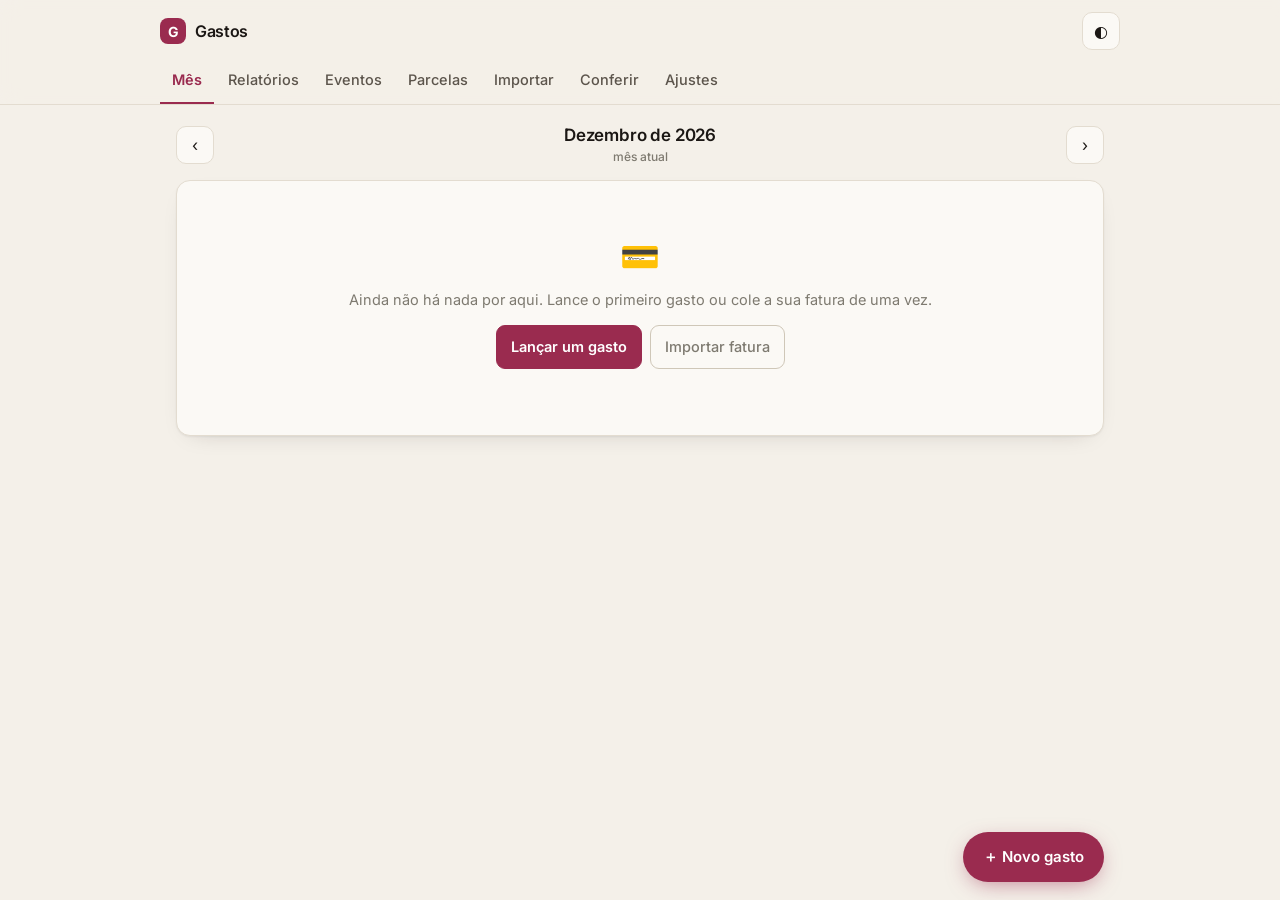
<file: gastos/index.html>
<!DOCTYPE html>
<html lang="pt-BR" data-theme="">
<head>
<meta charset="UTF-8">
<meta name="viewport" content="width=device-width,initial-scale=1,viewport-fit=cover">
<title>Gastos — cartão de crédito</title>
<meta name="description" content="Controle de gastos do cartão de crédito: categorias, relatórios mensais e parcelas futuras. Os dados ficam só neste navegador.">
<meta name="robots" content="noindex, nofollow">
<meta name="theme-color" content="#F4F0E9" media="(prefers-color-scheme: light)">
<meta name="theme-color" content="#12100E" media="(prefers-color-scheme: dark)">
<meta name="mobile-web-app-capable" content="yes">
<meta name="apple-mobile-web-app-capable" content="yes">
<meta name="apple-mobile-web-app-title" content="Gastos">
<meta name="apple-mobile-web-app-status-bar-style" content="default">
<meta name="application-name" content="Gastos">
<link rel="manifest" href="manifest.webmanifest">
<link rel="icon" href="data:image/svg+xml,%3Csvg xmlns='http://www.w3.org/2000/svg' viewBox='0 0 64 64'%3E%3Crect width='64' height='64' rx='14' fill='%239A2B4F'/%3E%3Crect x='12' y='20' width='40' height='26' rx='4' fill='none' stroke='%23fff' stroke-width='4'/%3E%3Cpath d='M12 30h40' stroke='%23fff' stroke-width='5'/%3E%3C/svg%3E">
<link rel="apple-touch-icon" href="icons/apple-touch-icon.png">
<link rel="icon" type="image/png" sizes="192x192" href="icons/icon-192.png">
<link rel="preconnect" href="https://fonts.googleapis.com">
<link rel="preconnect" href="https://fonts.gstatic.com" crossorigin>
<link href="https://fonts.googleapis.com/css2?family=Inter:wght@400;500;600&display=swap" rel="stylesheet">
<link rel="stylesheet" href="app.css">
</head>
<body>

<header class="topbar">
  <div class="topbar-row">
    <div class="brand"><span class="brand-mark" aria-hidden="true">G</span> Gastos</div>
    <button class="icon-btn" id="btn-theme" type="button" title="Alternar tema claro/escuro" aria-label="Alternar tema claro/escuro">◐</button>
  </div>
  <nav class="tabs" id="tabs" aria-label="Seções">
    <button class="tab" type="button" data-route="mes">Mês</button>
    <button class="tab" type="button" data-route="relatorios">Relatórios</button>
    <button class="tab" type="button" data-route="eventos">Eventos</button>
    <button class="tab" type="button" data-route="parcelas">Parcelas</button>
    <button class="tab" type="button" data-route="importar">Importar</button>
    <button class="tab" type="button" data-route="conferir">Conferir</button>
    <button class="tab" type="button" data-route="ajustes">Ajustes</button>
  </nav>
</header>

<main class="app" id="view" tabindex="-1">
  <noscript>
    <div class="card"><h2>Ative o JavaScript</h2>
    <p class="card-sub">Este app roda inteiro no seu navegador e precisa de JavaScript para funcionar.</p></div>
  </noscript>
</main>

<button class="fab" id="fab" type="button">＋ Novo gasto</button>

<div class="pwa-bar" id="pwa-atualizar" role="status" hidden>
  <div class="pwa-bar-inner">
    <span class="pwa-bar-txt">Uma versão nova do app está pronta.</span>
    <button class="btn small primary" type="button" id="pwa-atualizar-btn">Atualizar</button>
    <button class="icon-btn" type="button" id="pwa-atualizar-fechar" aria-label="Agora não">✕</button>
  </div>
</div>

<div class="tip" id="tip" role="status" aria-live="polite"></div>
<div class="toast" id="toast" role="status" aria-live="polite"></div>

<dialog class="modal" id="modal"><div class="modal-card" id="modal-card"></div></dialog>

<script src="app.js"></script>
</body>
</html>
</file>
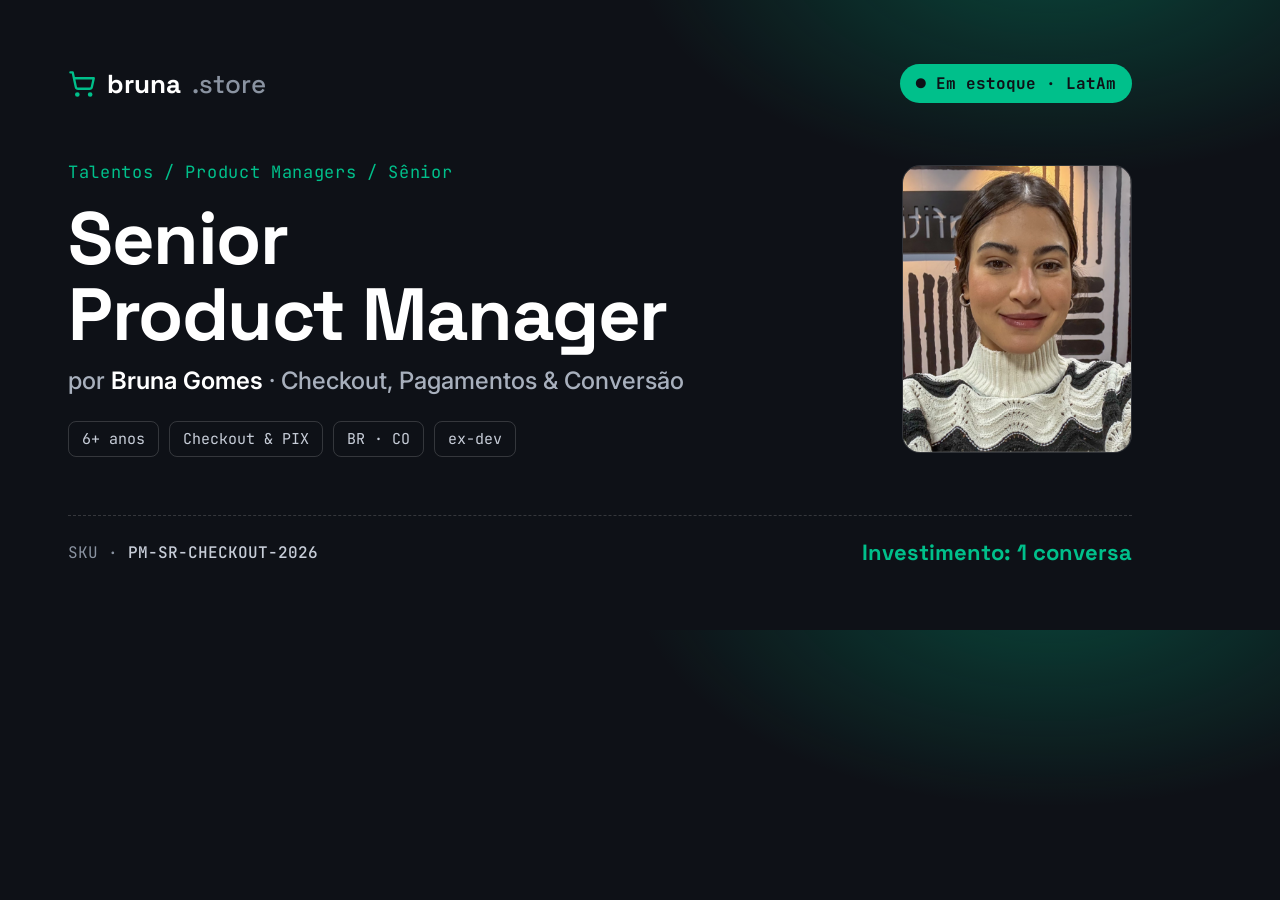
<file: og.html>
<!DOCTYPE html><html lang="pt-BR"><head><meta charset="UTF-8">
<link href="https://fonts.googleapis.com/css2?family=Space+Grotesk:wght@500;600;700&family=Inter:wght@400;500;600&family=JetBrains+Mono:wght@400;500;700&display=swap" rel="stylesheet">
<style>
*{margin:0;padding:0;box-sizing:border-box}
body{width:1200px;height:630px;overflow:hidden;font-family:Inter,sans-serif;
  background:radial-gradient(700px 400px at 82% -10%,rgba(0,192,139,.30),transparent 60%),#0E1117;color:#C7CDD8}
.card{width:100%;height:100%;padding:64px 68px;display:flex;flex-direction:column;justify-content:space-between;position:relative}
.top{display:flex;align-items:center;justify-content:space-between}
.mark{font-family:'Space Grotesk',sans-serif;font-weight:700;font-size:26px;color:#fff;display:flex;align-items:center;gap:11px}
.mark span{color:#8A93A1;font-weight:500}
.mark svg{width:28px;height:28px;stroke:#00C08B;fill:none;stroke-width:2;stroke-linecap:round;stroke-linejoin:round}
.stock{display:inline-flex;align-items:center;gap:10px;font-family:'JetBrains Mono',monospace;font-size:16px;color:#0E1117;background:#00C08B;padding:9px 16px;border-radius:99px;font-weight:700}
.mid{display:flex;align-items:center;gap:54px}
.info{flex:1}
.crumb{font-family:'JetBrains Mono',monospace;font-size:17px;color:#00C08B;letter-spacing:.04em;margin-bottom:18px}
h1{font-family:'Space Grotesk',sans-serif;font-weight:700;font-size:74px;line-height:1.02;letter-spacing:-.02em;color:#fff;margin-bottom:14px}
.by{font-size:24px;color:#A8B0BD;font-weight:500}
.by b{color:#fff;font-weight:600}
.specs{margin-top:26px;display:flex;gap:10px;flex-wrap:wrap}
.chip{font-family:'JetBrains Mono',monospace;font-size:15px;color:#C7CDD8;border:1px solid rgba(255,255,255,.16);border-radius:8px;padding:7px 13px}
.portrait{width:230px;height:288px;border-radius:18px;object-fit:cover;border:1px solid rgba(255,255,255,.14);flex:none}
.bottom{display:flex;align-items:center;justify-content:space-between;border-top:1px dashed rgba(255,255,255,.16);padding-top:22px;font-family:'JetBrains Mono',monospace;font-size:16px;color:#8A93A1}
.bottom b{color:#C7CDD8;font-weight:500}
.price{font-family:'Space Grotesk',sans-serif;font-weight:700;font-size:22px;color:#00C08B}
</style></head>
<body>
<div class="card">
  <div class="top">
    <div class="mark">
      <svg viewBox="0 0 24 24"><circle cx="8" cy="21" r="1"/><circle cx="19" cy="21" r="1"/><path d="M2.05 2.05h2l2.66 12.42a2 2 0 0 0 2 1.58h9.78a2 2 0 0 0 1.95-1.57l1.65-7.43H5.12"/></svg>
      bruna<span>.store</span>
    </div>
    <span class="stock">● Em estoque · LatAm</span>
  </div>
  <div class="mid">
    <div class="info">
      <div class="crumb">Talentos / Product Managers / Sênior</div>
      <h1>Senior<br>Product Manager</h1>
      <div class="by">por <b>Bruna Gomes</b> · Checkout, Pagamentos & Conversão</div>
      <div class="specs">
        <span class="chip">6+ anos</span>
        <span class="chip">Checkout & PIX</span>
        <span class="chip">BR · CO</span>
        <span class="chip">ex-dev</span>
      </div>
    </div>
    <img class="portrait" src="assets/bruna.jpg" alt="Bruna Gomes">
  </div>
  <div class="bottom">
    <span>SKU · <b>PM-SR-CHECKOUT-2026</b></span>
    <span class="price">Investimento: 1 conversa</span>
  </div>
</div>
</body></html>
</file>
<file: gastos/app.css>
/* ============================================================
   Gastos — folha de estilo
   Paleta de dados validada com o validador de paletas:
     claro  → dado #9A2B4F · de-ênfase #8C877C · superfície #FBF9F5
     escuro → dado #D96A8B · de-ênfase #6B645A · superfície #1B1815
   (separação CVD, piso de visão normal e contraste ≥3:1 aprovados
    nos dois modos; a de-ênfase é cinza por definição — forma
    "1 cor + cinza", ênfase.)
   ============================================================ */

:root{
  color-scheme: light;

  /* superfícies e tinta */
  --bg:#F4F0E9;
  --surface:#FBF9F5;
  --surface-2:#F0EBE2;
  --surface-3:#E7E0D4;
  --ink:#1B1714;
  --ink-2:#5C554C;
  --muted:#7E7A70;
  --line:#E3DCD0;
  --line-strong:#CFC7B8;

  /* dados */
  --data:#9A2B4F;
  --data-soft:rgba(154,43,79,.12);
  --deemph:#8C877C;
  --grid:#E3DCD0;
  --axis:#CFC7B8;

  /* estado */
  --good:#0ca30c;
  --critical:#d03b3b;
  --warning:#fab219;

  --radius:14px;
  --radius-sm:9px;
  --shadow:0 1px 2px rgba(27,23,20,.05), 0 8px 24px -16px rgba(27,23,20,.28);
  --sans:"Inter", system-ui, -apple-system, "Segoe UI", sans-serif;
}

@media (prefers-color-scheme: dark){
  :root:where(:not([data-theme="light"])){
    color-scheme: dark;
    --bg:#12100E;
    --surface:#1B1815;
    --surface-2:#232019;
    --surface-3:#2E2A23;
    --ink:#F6F2EC;
    --ink-2:#C3BCB1;
    --muted:#9A948A;
    --line:#302B24;
    --line-strong:#453F36;
    --data:#D96A8B;
    --data-soft:rgba(217,106,139,.16);
    --deemph:#6B645A;
    --grid:#2C2822;
    --axis:#453F36;
    --good:#0ca30c;
    --critical:#e06a6a;
    --shadow:0 1px 2px rgba(0,0,0,.4), 0 8px 24px -16px rgba(0,0,0,.7);
  }
}
:root[data-theme="dark"]{
  color-scheme: dark;
  --bg:#12100E;
  --surface:#1B1815;
  --surface-2:#232019;
  --surface-3:#2E2A23;
  --ink:#F6F2EC;
  --ink-2:#C3BCB1;
  --muted:#9A948A;
  --line:#302B24;
  --line-strong:#453F36;
  --data:#D96A8B;
  --data-soft:rgba(217,106,139,.16);
  --deemph:#6B645A;
  --grid:#2C2822;
  --axis:#453F36;
  --good:#0ca30c;
  --critical:#e06a6a;
  --shadow:0 1px 2px rgba(0,0,0,.4), 0 8px 24px -16px rgba(0,0,0,.7);
}

*,*::before,*::after{box-sizing:border-box}
/* qualquer classe que defina display vence a regra padrão de [hidden] do
   navegador — e "hidden" significa não renderizar, ponto. */
[hidden]{display:none !important}
html,body{margin:0;padding:0}
body{
  background:var(--bg);
  color:var(--ink);
  font-family:var(--sans);
  font-size:16px;
  line-height:1.5;
  -webkit-font-smoothing:antialiased;
  padding-bottom:env(safe-area-inset-bottom);
}
h1,h2,h3{margin:0;font-weight:600;letter-spacing:-.01em}
button{font:inherit;color:inherit}
input,select,textarea{font:inherit}
a{color:var(--data)}

.sr-only{
  position:absolute;width:1px;height:1px;padding:0;margin:-1px;
  overflow:hidden;clip:rect(0 0 0 0);white-space:nowrap;border:0;
}
:focus-visible{outline:2px solid var(--data);outline-offset:2px;border-radius:4px}

/* ---------- estrutura ---------- */
.app{max-width:960px;margin:0 auto;padding:0 16px 96px}

.topbar{
  position:sticky;top:0;z-index:30;
  background:color-mix(in srgb, var(--bg) 88%, transparent);
  backdrop-filter:saturate(1.4) blur(10px);
  border-bottom:1px solid var(--line);
  margin:0 -16px 18px;padding:12px 16px 0;
}
@media (display-mode: standalone), (display-mode: minimal-ui){
  .topbar{padding-top:calc(12px + env(safe-area-inset-top))}
  body{overscroll-behavior-y:none}   /* sem o "puxar para recarregar" dentro do app */
}
.topbar-row{display:flex;align-items:center;gap:12px;max-width:960px;margin:0 auto}
.brand{display:flex;align-items:center;gap:9px;font-weight:600;letter-spacing:-.02em;margin-right:auto}
.brand-mark{
  width:26px;height:26px;border-radius:8px;display:grid;place-items:center;
  background:var(--data);color:#fff;font-size:14px;font-weight:700;flex:none;
}
.icon-btn{
  border:1px solid var(--line);background:var(--surface);
  width:38px;height:38px;border-radius:10px;cursor:pointer;
  display:grid;place-items:center;font-size:16px;flex:none;
}
.icon-btn:hover{background:var(--surface-2)}

.tabs{display:flex;gap:2px;overflow-x:auto;max-width:960px;margin:10px auto 0;scrollbar-width:none}
.tabs::-webkit-scrollbar{display:none}
.tab{
  appearance:none;border:0;background:none;cursor:pointer;white-space:nowrap;
  padding:9px 12px 11px;font-size:14.5px;font-weight:500;color:var(--ink-2);
  border-bottom:2px solid transparent;
}
.tab:hover{color:var(--ink)}
.tab[aria-current="page"]{color:var(--data);border-bottom-color:var(--data);font-weight:600}

/* ---------- cartões ---------- */
.card{
  background:var(--surface);border:1px solid var(--line);
  border-radius:var(--radius);padding:18px;margin-bottom:14px;box-shadow:var(--shadow);
}
.card-head{display:flex;align-items:baseline;gap:10px;margin-bottom:4px;flex-wrap:wrap}
.card-head h2{font-size:16px}
.card-sub{color:var(--muted);font-size:13.5px;margin:0 0 14px}
.card-actions{margin-left:auto;display:flex;gap:6px}

/* ---------- seletor de mês ---------- */
.month-nav{display:flex;align-items:center;gap:8px;margin-bottom:14px}
.month-nav .now{
  flex:1;text-align:center;font-size:17px;font-weight:600;letter-spacing:-.01em;
}
.month-nav .now small{display:block;font-size:12px;font-weight:500;color:var(--muted);text-transform:none;letter-spacing:0}

/* ---------- número herói e ladrilhos ---------- */
.hero-figure{
  font-size:clamp(38px,10vw,54px);font-weight:600;letter-spacing:-.03em;
  line-height:1.05;margin:2px 0 6px;
}
.hero-label{color:var(--muted);font-size:13.5px;font-weight:500}
.delta{display:inline-flex;align-items:center;gap:5px;font-size:14px;font-weight:600}
.delta .arrow{font-size:12px}
.delta.up{color:var(--critical)}      /* gastar mais é ruim */
.delta.down{color:var(--good)}
.delta.flat{color:var(--muted)}
.delta small{font-weight:500;color:var(--muted)}

.tiles{display:grid;grid-template-columns:repeat(auto-fit,minmax(150px,1fr));gap:10px;margin-top:16px}
.tile{background:var(--surface-2);border-radius:var(--radius-sm);padding:12px 13px}
.tile .t-label{color:var(--muted);font-size:12.5px;font-weight:500;margin-bottom:3px}
.tile .t-value{font-size:21px;font-weight:600;letter-spacing:-.02em}
.tile .t-note{color:var(--muted);font-size:12px;margin-top:2px}

/* ---------- medidor de orçamento ---------- */
.meter-wrap{margin:10px 0 2px}
.meter{
  height:10px;border-radius:5px;background:var(--data-soft);
  overflow:hidden;max-width:520px;
}
.meter-fill{height:10px;border-radius:0 4px 4px 0;background:var(--data);min-width:2px}
.meter-fill.warn{background:var(--warning)}
.meter-fill.crit{background:var(--critical)}
.meter-legend{
  display:flex;align-items:center;gap:6px;margin-top:7px;
  font-size:13.5px;font-weight:500;color:var(--ink-2);
}
.meter-legend.crit{color:var(--critical);font-weight:600}

/* lista rolável dentro do modal de vinculação */
.lista-vinculo{max-height:46vh;overflow-y:auto;border-top:1px solid var(--line)}
.lista-vinculo .item{cursor:pointer}
.lista-vinculo input[type=checkbox]{width:20px;height:20px;flex:none}

/* ---------- filtros ---------- */
.filters{display:flex;flex-wrap:wrap;gap:8px;align-items:flex-end;margin-bottom:14px}
.field{display:flex;flex-direction:column;gap:5px;min-width:0}
.field label{font-size:12.5px;font-weight:500;color:var(--muted)}
/* dois controles curtos dividem a linha no celular em vez de empilhar */
.filters > .field{flex:1 1 146px}
.field.grow{flex:1 1 200px}
input[type=text],input[type=date],input[type=number],input[type=month],select,textarea{
  background:var(--surface);color:var(--ink);
  border:1px solid var(--line-strong);border-radius:var(--radius-sm);
  padding:10px 11px;width:100%;min-width:0;
}
textarea{resize:vertical;line-height:1.45;font-size:14px}
select{cursor:pointer}
input::placeholder,textarea::placeholder{color:var(--muted)}

/* ---------- botões ---------- */
.btn{
  appearance:none;border:1px solid var(--line-strong);background:var(--surface);
  border-radius:var(--radius-sm);padding:10px 14px;cursor:pointer;
  font-size:14.5px;font-weight:500;display:inline-flex;align-items:center;gap:7px;
  justify-content:center;
}
.btn:hover{background:var(--surface-2)}
.btn.primary{background:var(--data);border-color:var(--data);color:#fff;font-weight:600}
.btn.primary:hover{filter:brightness(1.07)}
.btn.ghost{border-color:transparent;background:none;color:var(--ink-2)}
.btn.ghost:hover{background:var(--surface-2)}
.btn.danger{color:var(--critical);border-color:var(--line-strong)}
.btn.small{padding:7px 10px;font-size:13px}
.btn:disabled{opacity:.45;cursor:not-allowed}

.fab{
  position:fixed;right:max(16px,calc(50vw - 480px + 16px));
  bottom:calc(18px + env(safe-area-inset-bottom));
  z-index:40;border:0;border-radius:999px;cursor:pointer;
  background:var(--data);color:#fff;font-weight:600;font-size:15px;
  padding:14px 20px;box-shadow:0 6px 22px -6px rgba(154,43,79,.6);
  display:inline-flex;align-items:center;gap:8px;
}
.fab:hover{filter:brightness(1.07)}
.fab[hidden]{display:none}

/* ---------- gráfico: barras horizontais ---------- */
.figure{margin:0}
.bars{display:flex;flex-direction:column;gap:8px}  /* ≥2px de folga entre barras */
.bar-row{
  display:grid;grid-template-columns:minmax(96px,34%) 1fr auto;
  align-items:center;gap:10px;
  border:0;background:none;padding:3px 2px;text-align:left;cursor:default;width:100%;
  border-radius:6px;
}
button.bar-row{cursor:pointer}
button.bar-row:hover{background:var(--surface-2)}
.bar-name{
  font-size:14px;color:var(--ink-2);white-space:nowrap;overflow:hidden;
  text-overflow:ellipsis;display:flex;align-items:center;gap:6px;
}
.bar-track{background:var(--surface-2);border-radius:5px;height:14px;overflow:visible}
.bar-fill{
  display:block;height:14px;background:var(--data);
  border-radius:0 4px 4px 0;   /* ponta arredondada, base quadrada */
  min-width:2px;
}
.bar-fill.deemph{background:var(--deemph)}
/* saldo negativo (estorno maior que a compra) não é gasto: sai da cor de dado */
.bar-fill.credito{background:var(--deemph)}
.bar-value{font-size:14px;font-weight:600;font-variant-numeric:tabular-nums;white-space:nowrap}
.bar-pct{color:var(--muted);font-size:12px;font-weight:500;margin-left:5px}

/* ---------- gráfico: colunas (SVG) ---------- */
.chart-svg{display:block;width:100%;height:auto;overflow:visible}
.chart-svg .grid-line{stroke:var(--grid);stroke-width:1;shape-rendering:crispEdges}
.chart-svg .axis-line{stroke:var(--axis);stroke-width:1;shape-rendering:crispEdges}
.chart-svg .tick-text{fill:var(--muted);font-size:11px;font-variant-numeric:tabular-nums}
.chart-svg .x-text{fill:var(--muted);font-size:11px}
.chart-svg .x-text.on{fill:var(--ink);font-weight:600}
.chart-svg .col{fill:var(--deemph)}
.chart-svg .col.on{fill:var(--data)}
.chart-svg .col-label{fill:var(--ink);font-size:11.5px;font-weight:600;font-variant-numeric:tabular-nums}
.chart-svg .hit{fill:transparent;cursor:pointer}
.chart-svg .hit:hover + .col, .chart-svg .hit:focus-visible + .col{opacity:.82}

/* ---------- tabela-gêmea ---------- */
.table-wrap{overflow-x:auto;margin-top:12px}
table.data{border-collapse:collapse;width:100%;font-size:14px}
table.data th,table.data td{
  text-align:left;padding:8px 10px;border-bottom:1px solid var(--line);white-space:nowrap;
}
table.data th{color:var(--muted);font-weight:500;font-size:12.5px}
table.data td.num,table.data th.num{text-align:right;font-variant-numeric:tabular-nums}
table.data tr:last-child td{border-bottom:0}

/* ---------- tooltip ---------- */
.tip{
  position:fixed;z-index:60;pointer-events:none;opacity:0;transition:opacity .1s;
  background:var(--surface);border:1px solid var(--line-strong);border-radius:10px;
  padding:8px 11px;box-shadow:var(--shadow);max-width:240px;
}
.tip.on{opacity:1}
.tip .tip-value{font-size:16px;font-weight:600;letter-spacing:-.01em;font-variant-numeric:tabular-nums}
.tip .tip-label{font-size:12.5px;color:var(--ink-2);display:flex;align-items:center;gap:6px;margin-top:2px}
.tip .key{width:14px;height:2px;border-radius:2px;background:var(--data);flex:none}
.tip .key.deemph{background:var(--deemph)}

/* ---------- listas ---------- */
.list{display:flex;flex-direction:column}
.item{
  display:flex;align-items:center;gap:12px;padding:11px 6px;
  border-bottom:1px solid var(--line);width:100%;text-align:left;
  background:none;border-left:0;border-right:0;border-top:0;cursor:pointer;border-radius:6px;
}
.item:hover{background:var(--surface-2)}
.item:last-child{border-bottom:0}
.item-emoji{
  width:36px;height:36px;border-radius:10px;background:var(--surface-2);
  display:grid;place-items:center;font-size:17px;flex:none;
}
.item-main{display:block;min-width:0;flex:1}
.item-title{display:block;font-size:14.5px;font-weight:500;white-space:nowrap;overflow:hidden;text-overflow:ellipsis}
.item-meta{font-size:12.5px;color:var(--muted);display:flex;gap:7px;flex-wrap:wrap;margin-top:1px}
.item-amount{font-size:15px;font-weight:600;font-variant-numeric:tabular-nums;white-space:nowrap;text-align:right}
.item-amount small{display:block;font-size:11.5px;font-weight:500;color:var(--muted)}
.badge{
  display:inline-block;background:var(--surface-3);color:var(--ink-2);
  border-radius:5px;padding:1px 6px;font-size:11.5px;font-weight:600;
  font-variant-numeric:tabular-nums;
}
.badge.soft{background:var(--data-soft);color:var(--data)}
.badge.alerta{background:var(--surface-3);color:var(--ink-2);display:inline-flex;align-items:center;gap:4px}

.group-head{
  display:flex;align-items:baseline;gap:8px;margin:18px 0 2px;
  font-size:12.5px;font-weight:600;color:var(--muted);
}
.group-head .g-total{margin-left:auto;font-variant-numeric:tabular-nums;color:var(--ink-2)}

.empty{text-align:center;padding:34px 16px;color:var(--muted)}
.empty .e-emoji{font-size:32px;display:block;margin-bottom:8px}
.empty p{margin:0 0 14px;font-size:14.5px}

/* ---------- modal ---------- */
dialog.modal{
  border:0;padding:0;background:transparent;max-width:100%;max-height:100%;
}
dialog.modal::backdrop{background:rgba(20,16,12,.45);backdrop-filter:blur(2px)}
.modal-card{
  background:var(--surface);border:1px solid var(--line);border-radius:18px;
  width:min(560px,calc(100vw - 24px));max-height:calc(100dvh - 32px);
  overflow:auto;padding:20px;box-shadow:0 24px 60px -20px rgba(0,0,0,.5);
}
.modal-head{display:flex;align-items:center;gap:10px;margin-bottom:16px}
.modal-head h2{font-size:18px;margin-right:auto}
.form-grid{display:grid;grid-template-columns:1fr 1fr;gap:12px}
.form-grid .full{grid-column:1 / -1}
.modal-foot{display:flex;gap:8px;margin-top:20px}
.modal-foot .spacer{margin-left:auto}
.hint{font-size:12.5px;color:var(--muted);margin:5px 0 0}
.suggestion{
  display:inline-flex;align-items:center;gap:6px;font-size:12.5px;color:var(--muted);
  margin-top:5px;
}
.suggestion b{color:var(--data)}

/* ---------- ajustes ---------- */
.rows{display:flex;flex-direction:column;gap:8px}
.row-edit{
  display:flex;align-items:center;gap:8px;background:var(--surface-2);
  border-radius:var(--radius-sm);padding:8px 10px;
}
.row-edit .r-main{display:block;flex:1;min-width:0}
.row-edit .r-title{display:block;font-size:14.5px;font-weight:500}
.row-edit .r-note{display:block;font-size:12.5px;color:var(--muted)}
.chip-emoji{width:34px;height:34px;border-radius:9px;background:var(--surface);display:grid;place-items:center;font-size:17px;flex:none;border:1px solid var(--line)}
.seg{display:inline-flex;background:var(--surface-2);border-radius:9px;padding:3px;gap:2px}
.seg button{
  border:0;background:none;cursor:pointer;padding:6px 11px;border-radius:7px;
  font-size:13.5px;font-weight:500;color:var(--ink-2);
}
.seg button[aria-pressed="true"]{background:var(--surface);color:var(--ink);font-weight:600;box-shadow:0 1px 2px rgba(0,0,0,.08)}

.callout{
  background:var(--data-soft);border-radius:var(--radius-sm);
  padding:12px 14px;font-size:13.5px;color:var(--ink-2);margin-bottom:14px;
}
.callout b{color:var(--ink)}

/* ---------- importação ---------- */
.dropzone{
  display:flex;flex-direction:column;align-items:center;gap:3px;text-align:center;
  border:2px dashed var(--line-strong);border-radius:var(--radius);
  padding:26px 18px;cursor:pointer;background:var(--surface-2);
  transition:border-color .15s, background .15s;
}
.dropzone:hover,.dropzone.sobre{border-color:var(--data);background:var(--data-soft)}
.dz-emoji{font-size:26px;margin-bottom:2px}
.dz-titulo{font-size:15px;font-weight:600}
.dz-sub{font-size:13px;color:var(--muted);max-width:36ch}
#imp-arquivo{margin-top:12px;display:flex;flex-wrap:wrap;align-items:center;gap:4px 8px}
#imp-arquivo b{color:var(--ink)}
#imp-bloco-texto[hidden]{display:none}
/* o cabeçalho é fixo: a conferência precisa parar abaixo dele ao rolar */
#imp-saida,#conf-saida{scroll-margin-top:118px}
#conf-arquivo{margin-top:12px;display:flex;flex-wrap:wrap;align-items:center;gap:4px 8px}
#conf-arquivo b{color:var(--ink)}
#conf-bloco-texto[hidden]{display:none}
.meter-legend.ok{color:var(--good);font-weight:600}
/* na conferência, o botão de ação fica ao lado do valor */
#conf-saida .item{gap:10px}
#conf-saida .item .btn{flex:none}
@media (max-width:600px){
  /* no celular o botão desce: com ele na mesma linha, o nome do gasto
     ficava cortado justo na tela que existe para ela reconhecer o gasto */
  #conf-saida .item{flex-wrap:wrap;row-gap:8px}
  #conf-saida .item .btn{flex:0 0 100%}
}

.divisor{display:flex;align-items:center;gap:12px;margin:18px 0 12px;color:var(--muted);font-size:12.5px}
.divisor::before,.divisor::after{content:"";flex:1;height:1px;background:var(--line)}

.imp-table{width:100%;min-width:620px;border-collapse:collapse;font-size:13.5px}
.imp-table th,.imp-table td{padding:7px 8px;border-bottom:1px solid var(--line);text-align:left;vertical-align:middle}
.imp-table th{font-size:12px;color:var(--muted);font-weight:500}
.imp-table td.num{text-align:right;font-variant-numeric:tabular-nums;white-space:nowrap}
.imp-table select{padding:6px 7px;font-size:13px}
.imp-table input[type=text]{padding:6px 7px;font-size:13px}
.imp-off{opacity:.42}

/* ---------- barra de atualização do app ---------- */
.pwa-bar{
  position:fixed;left:0;right:0;bottom:0;z-index:65;
  background:var(--surface);border-top:1px solid var(--line-strong);
  box-shadow:0 -6px 24px -18px rgba(0,0,0,.5);
  padding:12px 16px calc(12px + env(safe-area-inset-bottom));
}
.pwa-bar[hidden]{display:none}
.pwa-bar-inner{
  max-width:960px;margin:0 auto;
  display:flex;align-items:center;gap:10px;
}
.pwa-bar-txt{flex:1 1 auto;min-width:0;font-size:14px;color:var(--ink-2)}
.pwa-bar .btn,.pwa-bar .icon-btn{flex:none}
.pwa-bar .icon-btn{width:34px;height:34px;border:0;background:none}
/* enquanto o aviso estiver na tela, o botão flutuante sobe para não brigar com ele */
body.com-aviso .fab{bottom:calc(80px + env(safe-area-inset-bottom))}

/* passo a passo de instalação */
ol.passos{margin:10px 0 0;padding-left:20px;font-size:14px;color:var(--ink-2);line-height:1.65}
ol.passos li{margin-bottom:4px}
ol.passos b{color:var(--ink)}

/* ---------- toast ---------- */
.toast{
  position:fixed;left:50%;transform:translateX(-50%);
  bottom:calc(84px + env(safe-area-inset-bottom));z-index:70;
  background:var(--ink);color:var(--bg);border-radius:999px;
  padding:10px 18px;font-size:14px;font-weight:500;
  opacity:0;transition:opacity .18s, transform .18s;pointer-events:none;
}
.toast.on{opacity:1;transform:translateX(-50%) translateY(-4px)}

@media (max-width:700px){
  /* a tabela de importação vira uma lista de cartões — no celular ela
     não teria largura para caber em colunas */
  .imp-table{min-width:0;font-size:14px}
  .imp-table thead{display:none}
  .imp-table,.imp-table tbody{display:block}
  .imp-table tr{
    display:grid;grid-template-columns:auto 1fr auto;
    grid-template-areas:"chk data valor" "desc desc desc" "cat cat parc";
    gap:8px 10px;align-items:center;
    border:1px solid var(--line);border-radius:var(--radius-sm);
    padding:11px;margin-bottom:8px;
  }
  .imp-table td{display:block;border:0;padding:0}
  .imp-table td:nth-child(1){grid-area:chk}
  .imp-table td:nth-child(2){grid-area:data;color:var(--muted);font-size:12.5px}
  .imp-table td:nth-child(3){grid-area:desc}
  .imp-table td:nth-child(4){grid-area:cat}
  .imp-table td:nth-child(5){grid-area:parc;text-align:right}
  .imp-table td:nth-child(6){grid-area:valor;text-align:right;font-weight:600}
  .imp-table input[type=checkbox]{width:20px;height:20px}
}

@media (max-width:600px){
  .form-grid{grid-template-columns:1fr}
  .card{padding:15px}
  /* no celular o nome ganha a linha inteira e a barra vai embaixo */
  .bar-row{grid-template-columns:1fr auto;grid-template-areas:"nome valor" "barra barra";gap:4px 10px;padding:6px 2px}
  .bar-name{grid-area:nome;white-space:normal;overflow:visible}
  .bar-value{grid-area:valor}
  .bar-track{grid-area:barra}
  .fab{right:16px}
}
@media (prefers-reduced-motion:reduce){
  *{transition:none !important;animation:none !important}
}
@media print{
  .topbar,.fab,.card-actions,.filters,.toast{display:none !important}
  .card{break-inside:avoid;box-shadow:none}
}
</file>
